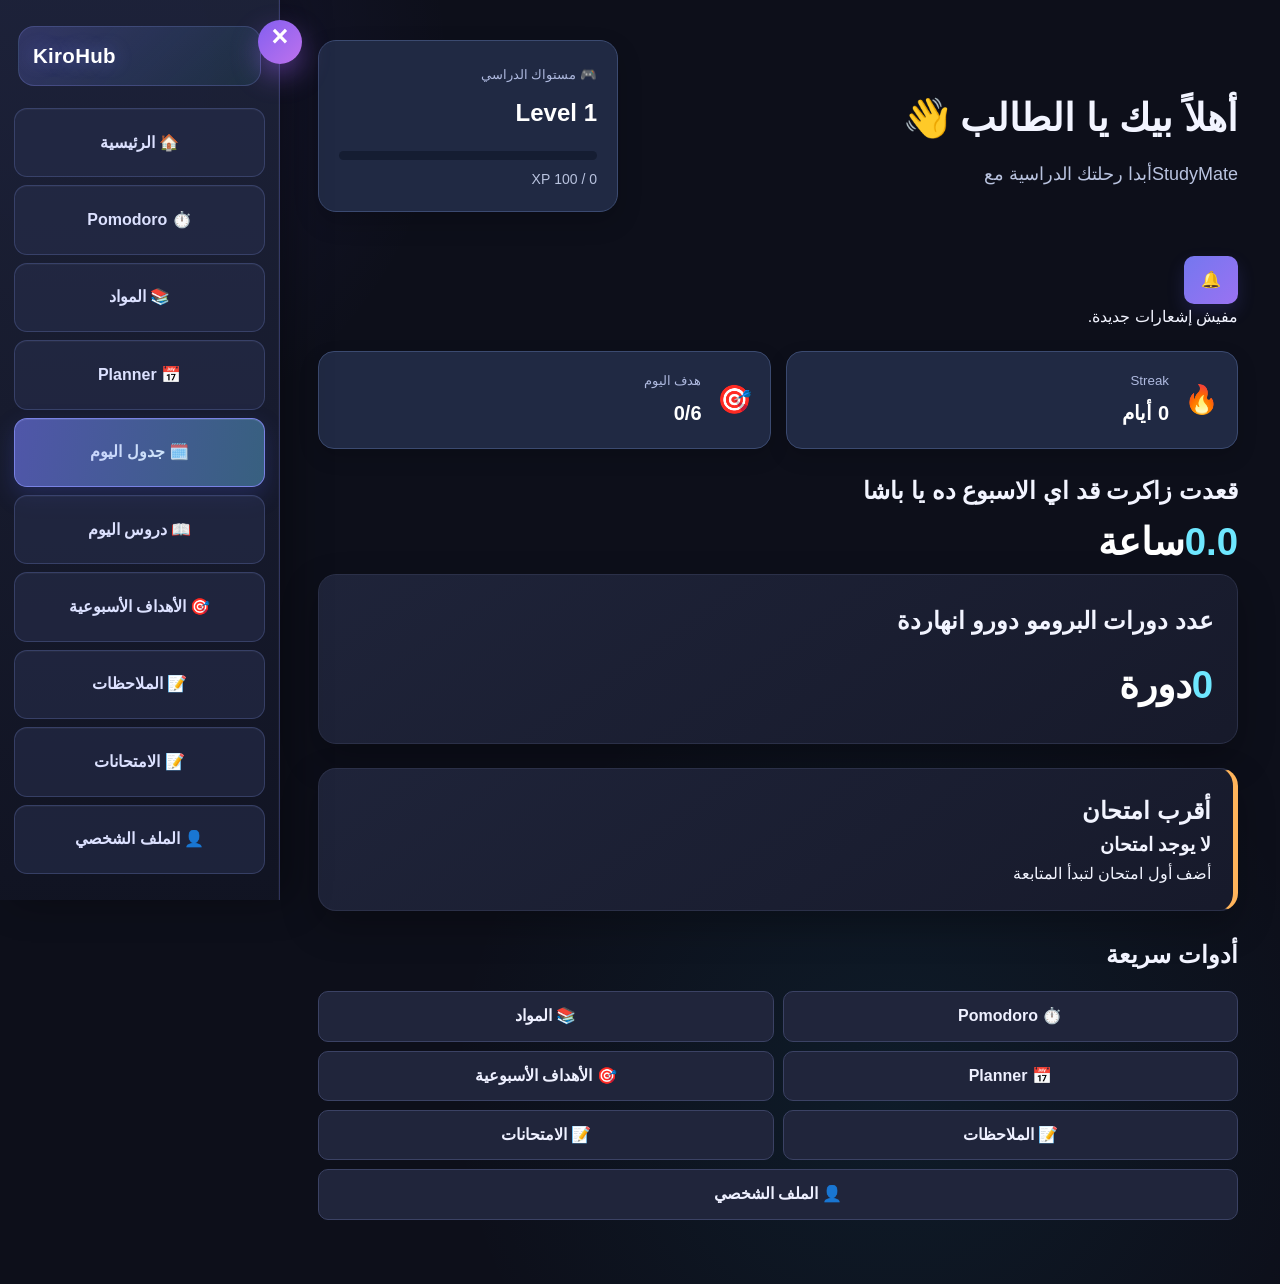
<file: index.html>
<!DOCTYPE html>
<html>
<head>
    <title>StudyMate
Ready to Study 🚀</title>
    <link rel="stylesheet" href="style.css">
</head>
<body>
    <div class="welcome-row">

    <div class="welcome">
        <h1 id="welcome">أهلا بيك، 👋</h1>
        <p>StudyMateأبدا رحلتك الدراسية مع</p>
</div>
<section class="level-card">
    <div class="level-top">
        <div>
            <small>🎮 مستواك الدراسي</small>
            <h2>Level <span id="userLevel">1</span></h2>
        </div>
    </div>

    <div class="level-bar">
        <div id="levelProgress"></div>
    </div>

    <p><span id="levelXP">0</span> / 100 XP</p>
</section>

</div>

<div class="notification-wrapper">
    <button id="notificationButton" class="notification-button">
        🔔
        <span id="notificationCount">0</span>
    </button>

    <div id="notificationCenter" class="notification-panel">
        <div class="notification-header">
            <h3>🔔 إشعاراتك</h3>
            <button id="clearNotifications">مسح الكل</button>
        </div>

        <div id="notificationList">
            <p>مفيش إشعارات جديدة.</p>
        </div>
    </div>
</div>
<div class="home-stats">

    <div class="stat-card">
        <span>🔥</span>
        <div>
            <small>Streak</small>
            <h3><span id="streak">0</span> أيام</h3>
        </div>
    </div>

    <div class="stat-card">
        <span>🎯</span>
        <div>
            <small>هدف اليوم</small>
            <h3><span id="todayDone">0</span>/<span id="todayGoal">0</span></h3>
        </div>
    </div>

</div>
    
        <p>
<h2> قعدت زاكرت قد اي الاسبوع ده يا باشا</h2>
<div id="studyTime">
    <span id="studyHours">0</span>ساعة
</div>
    </section >
    <section class="promo-courses">
<h2> عدد دورات البرومو دورو انهاردة</h2>
<div id="promoCourses">
    <span id="coursesCount">0</span>دورة    
</div>
    </section>  
    <section class="next-exam">
    <h2>أقرب امتحان</h2>

    <div id="nextExam">
        <h3>لا يوجد امتحان</h3>
        <p>أضف أول امتحان لتبدأ المتابعة</p>
    </div>
</section>
    <section class="tools">
    <h2>أدوات سريعة</h2>
    <a href="pomodoro.html">⏱️ Pomodoro</a>

    <a href="subjects.html">📚 المواد</a>

    <a href="planner.html">📅 Planner</a>

    <a href="goals.html">🎯 الأهداف الأسبوعية</a>

    <a href="notes.html">📝 الملاحظات</a>

    <a href="exams.html">📝 الامتحانات</a>

    <a href="profile.html">👤 الملف الشخصي</a>

</nav>
<nav class="sidebar" aria-label="التنقل الرئيسي">
        <h2>StudyMate</h2>
     
     <a href="index.html">🏠 الرئيسية</a>
        <a href="pomodoro.html">⏱️ Pomodoro</a>
        <a href="subjects.html">📚 المواد</a>
        <a href="planner.html">📅 Planner</a>
        <a href="daily-planner.html" aria-current="page">🗓️ جدول اليوم</a>
        <a href="lessons.html">📖 دروس اليوم</a>
        <a href="goals.html">🎯 الأهداف الأسبوعية</a>
        <a href="notes.html">📝 الملاحظات</a>
        <a href="exams.html">📝 الامتحانات</a>
        <a href="profile.html">👤 الملف الشخصي</a>
    </nav>
<script src="script.js"></script>
</body>
</html>
</file>
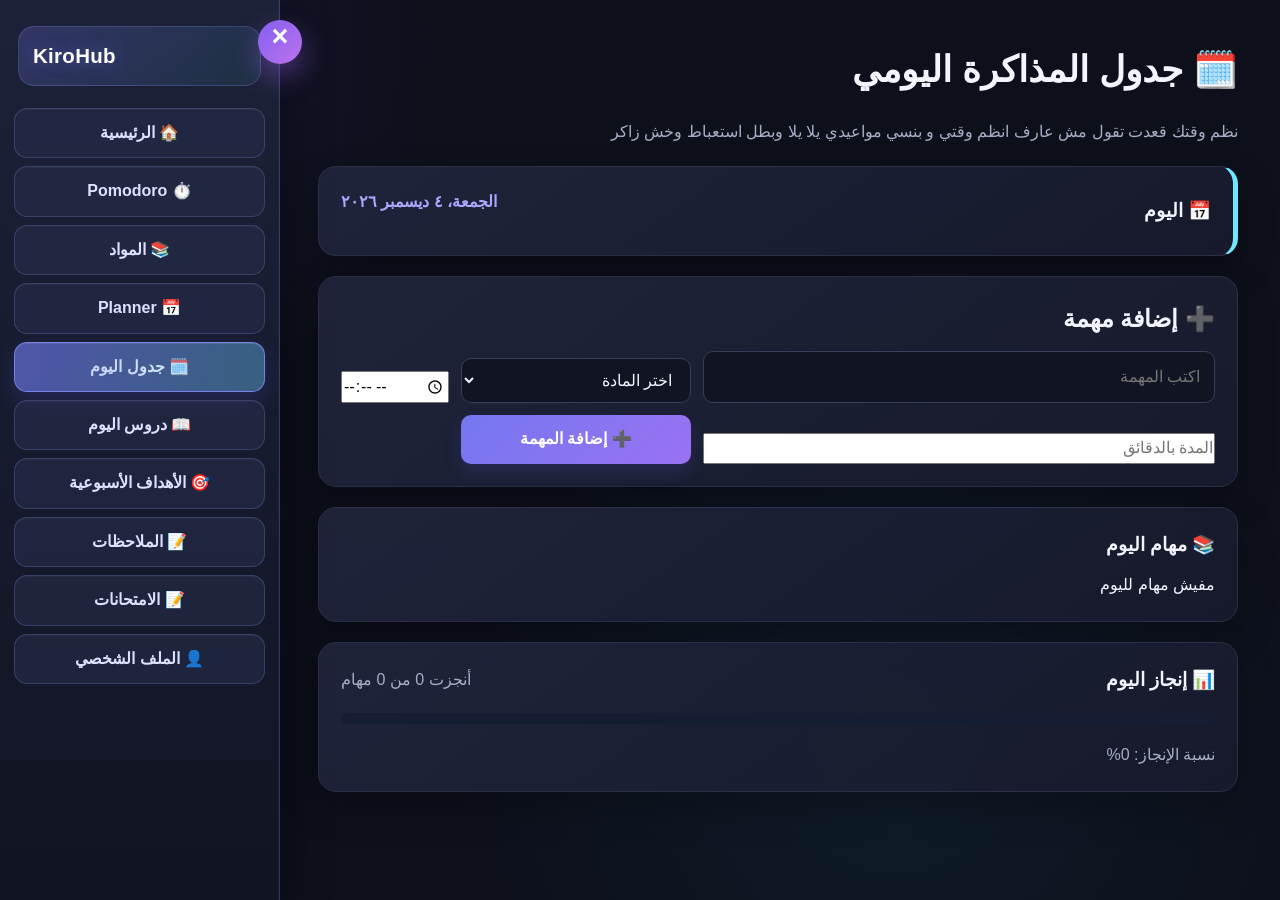
<file: daily-planner.html>
<!DOCTYPE html>
<html lang="ar" dir="rtl">
<head>
    <meta charset="UTF-8">
    <meta name="viewport" content="width=device-width, initial-scale=1.0">
    <title>جدول المذاكرة اليومي - KiroHub</title>
    <link rel="stylesheet" href="style.css">
</head>
</head>
<body>
    <button id="sidebarToggle" type="button" aria-label="إغلاق القائمة" aria-expanded="true"></button>
  <nav class="sidebar" aria-label="التنقل الرئيسي">
        <h2>StudyMate</h2>
     
     <a href="index.html">🏠 الرئيسية</a>
        <a href="pomodoro.html">⏱️ Pomodoro</a>
        <a href="subjects.html">📚 المواد</a>
        <a href="planner.html">📅 Planner</a>
        <a href="daily-planner.html" aria-current="page">🗓️ جدول اليوم</a>
        <a href="lessons.html">📖 دروس اليوم</a>
        <a href="goals.html">🎯 الأهداف الأسبوعية</a>
        <a href="notes.html">📝 الملاحظات</a>
        <a href="exams.html">📝 الامتحانات</a>
        <a href="profile.html">👤 الملف الشخصي</a>
    </nav>
    <main>
        <section class="daily-planner">
            <h1>🗓️ جدول المذاكرة اليومي</h1>
            <p>نظم وقتك قعدت تقول مش عارف انظم وقتي و بنسي مواعيدي يلا  يلا وبطل استعباط وخش زاكر</p>

            <div class="today-date">
                <h2>📅 اليوم</h2>
                <p id="todayDate">12 أغسطس 2026</p>
            </div>

            <div class="add-task">
                <h2>➕ إضافة مهمة</h2>
                <input type="text" id="taskName" placeholder="اكتب المهمة">
                <select id="taskSubject">
                    <option value="">اختر المادة</option>
                    <option value="physics">⚡ Physics</option>
                    <option value="math">📐 Mathematics</option>
                    <option value="english">🇬🇧 English</option>
                    <option value="arabic">📖 Arabic</option>
                </select>
                <input type="time" id="taskTime">
                <input type="number" id="taskDuration" min="1" placeholder="المدة بالدقائق">
                <button id="addTaskButton" type="button">➕ إضافة المهمة</button>
            </div>

            <div class="today-tasks">
                <h2>📚 مهام اليوم</h2>
                <div id="todayTasks">
                    <div class="empty-state">
                        <p>مفيش مهام لليوم</p>
                    </div>
                </div>
            </div>

            <div class="daily-progress">
                <h2>📊 إنجاز اليوم</h2>
                <p>أنجزت <span id="completedTasks">0</span> من <span id="totalTasks">0</span> مهام</p>
                <div class="progress-bar"><div id="dailyProgress" class="progress-fill"></div></div>
                <p>نسبة الإنجاز: <span id="dailyPercentage">0%</span></p>
            </div>
            <input type="hidden" id="taskName">
            <input type="hidden" id="taskSubject">
            <input type="hidden" id="taskTime">
            <input type="hidden" id="taskDuration">
        </section>
    </main>

<script src="script.js"></script>
</body>
</html>
</file>
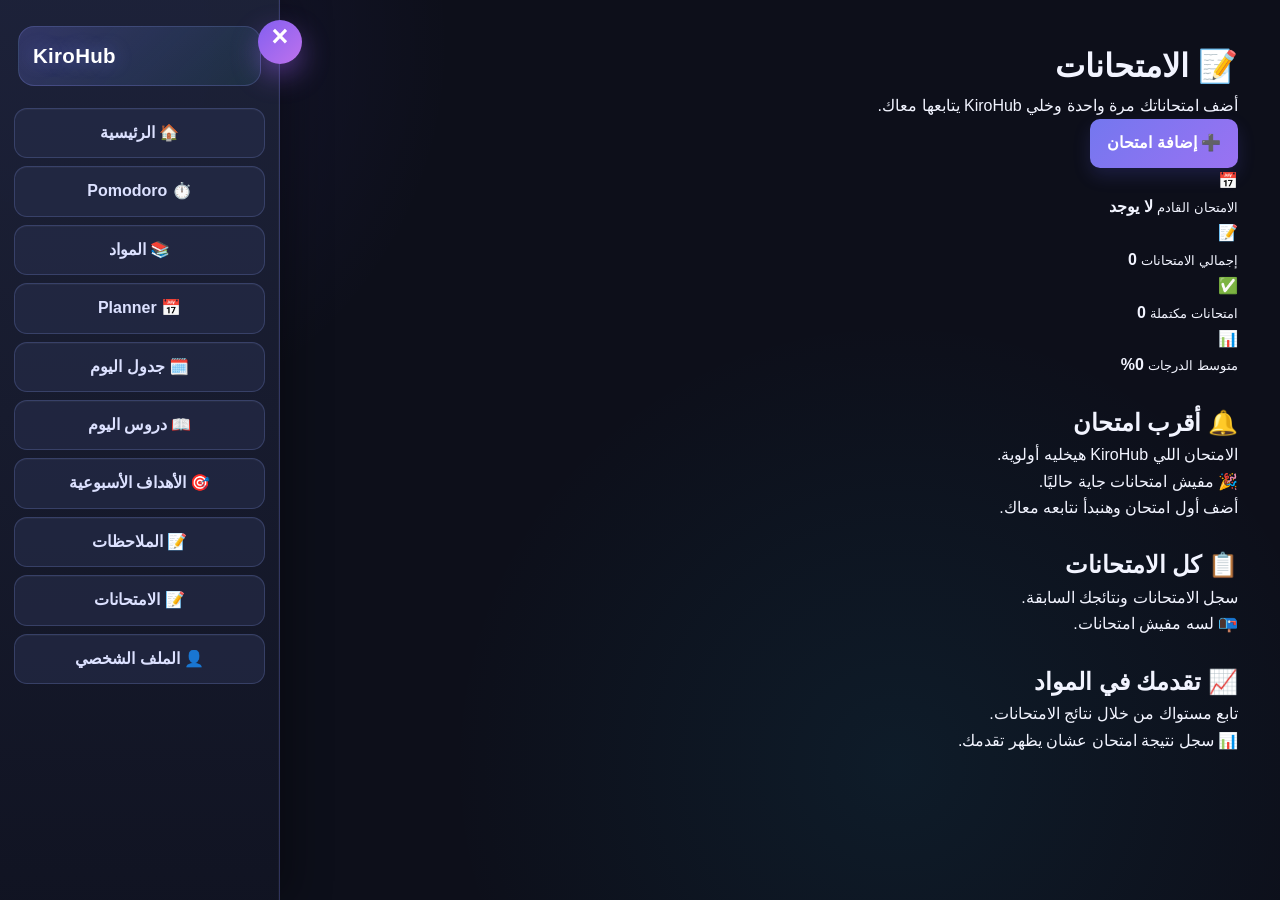
<file: exams.html>
<!DOCTYPE html>
<html lang="ar" dir="rtl">

<head>
    <meta charset="UTF-8">
    <meta name="viewport" content="width=device-width, initial-scale=1.0">

    <title>الامتحانات | KiroHub</title>

    <link rel="stylesheet" href="style.css">
</head>

<body>

    <!-- ================= Sidebar ================= -->

    <nav class="sidebar" aria-label="التنقل الرئيسي">
        <h2>StudyMate</h2>
     
     <a href="index.html">🏠 الرئيسية</a>
        <a href="pomodoro.html">⏱️ Pomodoro</a>
        <a href="subjects.html">📚 المواد</a>
        <a href="planner.html">📅 Planner</a>
        <a href="daily-planner.html">🗓️ جدول اليوم</a>
        <a href="lessons.html">📖 دروس اليوم</a>
        <a href="goals.html">🎯 الأهداف الأسبوعية</a>
        <a href="notes.html">📝 الملاحظات</a>
        <a href="exams.html">📝 الامتحانات</a>
        <a href="profile.html">👤 الملف الشخصي</a>
    </nav>


    <!-- ================= Main ================= -->

    <main class="main-content">

        <!-- Header -->

        <header class="page-header">

            <div>

                <h1>
                    📝 الامتحانات
                </h1>

                <p>
                    أضف امتحاناتك مرة واحدة وخلي KiroHub يتابعها معاك.
                </p>

            </div>

            <button
                class="primary-btn"
                id="openExamForm">

                ➕ إضافة امتحان

            </button>

        </header>


        <!-- ================= Exam Statistics ================= -->

        <section class="exam-stats">

            <div class="exam-stat-card">

                <span>📅</span>

                <div>
                    <small>الامتحان القادم</small>

                    <strong id="nextExamName">
                        لا يوجد
                    </strong>
                </div>

            </div>


            <div class="exam-stat-card">

                <span>📝</span>

                <div>
                    <small>إجمالي الامتحانات</small>

                    <strong id="totalExams">
                        0
                    </strong>
                </div>

            </div>


            <div class="exam-stat-card">

                <span>✅</span>

                <div>
                    <small>امتحانات مكتملة</small>

                    <strong id="completedExams">
                        0
                    </strong>
                </div>

            </div>


            <div class="exam-stat-card">

                <span>📊</span>

                <div>
                    <small>متوسط الدرجات</small>

                    <strong id="examAverage">
                        0%
                    </strong>
                </div>

            </div>

        </section>


        <!-- ================= Add Exam ================= -->

        <section
            class="exam-form-card"
            id="examFormCard"
            style="display:none;">

            <div class="section-header">

                <div>

                    <h2>
                        ➕ إضافة امتحان
                    </h2>

                    <p>
                        اكتب بيانات الامتحان مرة واحدة.
                    </p>

                </div>

                <button
                    type="button"
                    id="closeExamForm"
                    class="close-btn">

                    ✕

                </button>

            </div>


            <form id="examForm">

                <input
                    type="hidden"
                    id="examId">


                <div class="form-grid">


                    <!-- المادة -->

                    <div class="form-group">

                        <label>
                            📚 المادة
                        </label>

                        <select
                            id="examSubject"
                            required>

                            <option value="">
                                اختر المادة
                            </option>

                        </select>

                    </div>


                    <!-- اسم الامتحان -->

                    <div class="form-group">

                        <label>
                            📝 اسم الامتحان
                        </label>

                        <input
                            type="text"
                            id="examName"
                            placeholder="مثال: امتحان الوحدة الأولى"
                            required>

                    </div>


                    <!-- التاريخ -->

                    <div class="form-group">

                        <label>
                            📅 تاريخ الامتحان
                        </label>

                        <input
                            type="date"
                            id="examDate"
                            required>

                    </div>


                    <!-- الوقت -->

                    <div class="form-group">

                        <label>
                            ⏰ وقت الامتحان
                        </label>

                        <input
                            type="time"
                            id="examTime"
                            value="09:00">

                    </div>


                    <!-- الدرجة النهائية -->

                    <div class="form-group">

                        <label>
                            🎯 الدرجة النهائية
                        </label>

                        <input
                            type="number"
                            id="examTotal"
                            min="1"
                            placeholder="مثال: 50"
                            required>

                    </div>

                </div>


                <div class="form-actions">

                    <button
                        type="submit"
                        class="primary-btn">

                        💾 حفظ الامتحان

                    </button>

                    <button
                        type="button"
                        id="cancelExam"
                        class="secondary-btn">

                        إلغاء

                    </button>

                </div>

            </form>

        </section>


        <!-- ================= Upcoming Exam ================= -->

        <section class="next-exam-card">

            <div class="section-header">

                <div>

                    <h2>
                        🔔 أقرب امتحان
                    </h2>

                    <p>
                        الامتحان اللي KiroHub هيخليه أولوية.
                    </p>

                </div>

            </div>


            <div id="nextExamContainer">

                <div class="empty-exams">

                    🎉 مفيش امتحانات جاية حاليًا.

                    <br>

                    أضف أول امتحان وهنبدأ نتابعه معاك.

                </div>

            </div>

        </section>


        <!-- ================= Exams List ================= -->

        <section class="all-exams-section">

            <div class="section-header">

                <div>

                    <h2>
                        📋 كل الامتحانات
                    </h2>

                    <p>
                        سجل الامتحانات ونتائجك السابقة.
                    </p>

                </div>

            </div>


            <div
                id="examsList"
                class="exams-list">

                <div class="empty-exams">

                    📭 لسه مفيش امتحانات.

                </div>

            </div>

        </section>


        <!-- ================= Subject Progress ================= -->

        <section class="exam-progress-section">

            <div class="section-header">

                <div>

                    <h2>
                        📈 تقدمك في المواد
                    </h2>

                    <p>
                        تابع مستواك من خلال نتائج الامتحانات.
                    </p>

                </div>

            </div>


            <div
                id="subjectExamProgress"
                class="subject-progress-list">

                <div class="empty-exams">

                    📊 سجل نتيجة امتحان عشان يظهر تقدمك.

                </div>

            </div>

        </section>

    </main>


    <!-- ================= Result Modal ================= -->

    <div
        class="modal"
        id="resultModal"
        style="display:none;">

        <div class="modal-content">

            <button
                class="modal-close"
                id="closeResultModal">

                ✕

            </button>

            <h2>
                📊 تسجيل النتيجة
            </h2>

            <p id="resultExamTitle">
                نتيجة الامتحان
            </p>


            <form id="resultForm">

                <input
                    type="hidden"
                    id="resultExamId">


                <div class="form-group">

                    <label>
                        🎯 درجتك
                    </label>

                    <input
                        type="number"
                        id="examScore"
                        min="0"
                        required>

                </div>


                <div class="form-group">

                    <label>
                        📝 ملاحظات
                    </label>

                    <textarea
                        id="examNotes"
                        rows="3"
                        placeholder="مثلاً: محتاج أراجع الوحدة الثانية"></textarea>

                </div>


                <button
                    type="submit"
                    class="primary-btn">

                    💾 حفظ النتيجة

                </button>

            </form>

        </div>

    </div>


    <!-- ================= Script ================= -->

    <script src="script.js"></script>

</body>

</html>
</file>
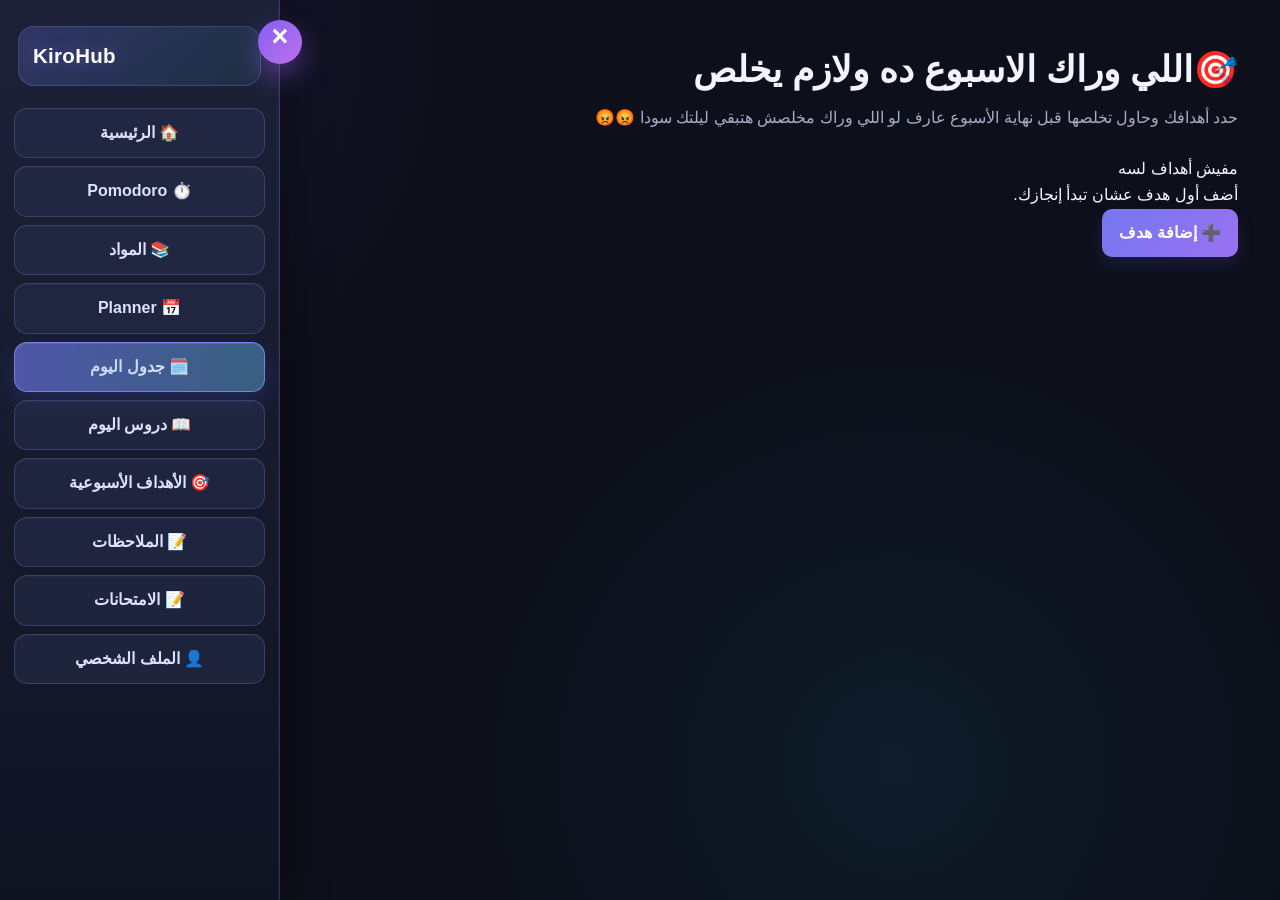
<file: goals.html>
<!DOCTYPE html>
<html>
<head>
    <title>Goals</title>
    <link rel="stylesheet" href="style.css">
</head>
<body>
    <section class="weekly-goals">

    <h1>🎯اللي وراك الاسبوع ده ولازم يخلص </h1>

    <p>حدد أهدافك وحاول تخلصها قبل نهاية الأسبوع عارف لو اللي وراك مخلصش هتبقي ليلتك سودا 😡😡</p>

    <div id="goalsList">
        <div class="empty-state">
            <p>مفيش أهداف لسه</p>
            <p>أضف أول هدف عشان تبدأ إنجازك.</p>
        </div>
    </div>

    <button id="addGoalButton">➕ إضافة هدف</button>

</section>
<nav class="sidebar" aria-label="التنقل الرئيسي">
        <h2>StudyMate</h2>
     
     <a href="index.html">🏠 الرئيسية</a>
        <a href="pomodoro.html">⏱️ Pomodoro</a>
        <a href="subjects.html">📚 المواد</a>
        <a href="planner.html">📅 Planner</a>
        <a href="daily-planner.html" aria-current="page">🗓️ جدول اليوم</a>
        <a href="lessons.html">📖 دروس اليوم</a>
        <a href="goals.html">🎯 الأهداف الأسبوعية</a>
        <a href="notes.html">📝 الملاحظات</a>
        <a href="exams.html">📝 الامتحانات</a>
        <a href="profile.html">👤 الملف الشخصي</a>
    </nav>
<script src="script.js"></script>
</body>
</html>
</file>
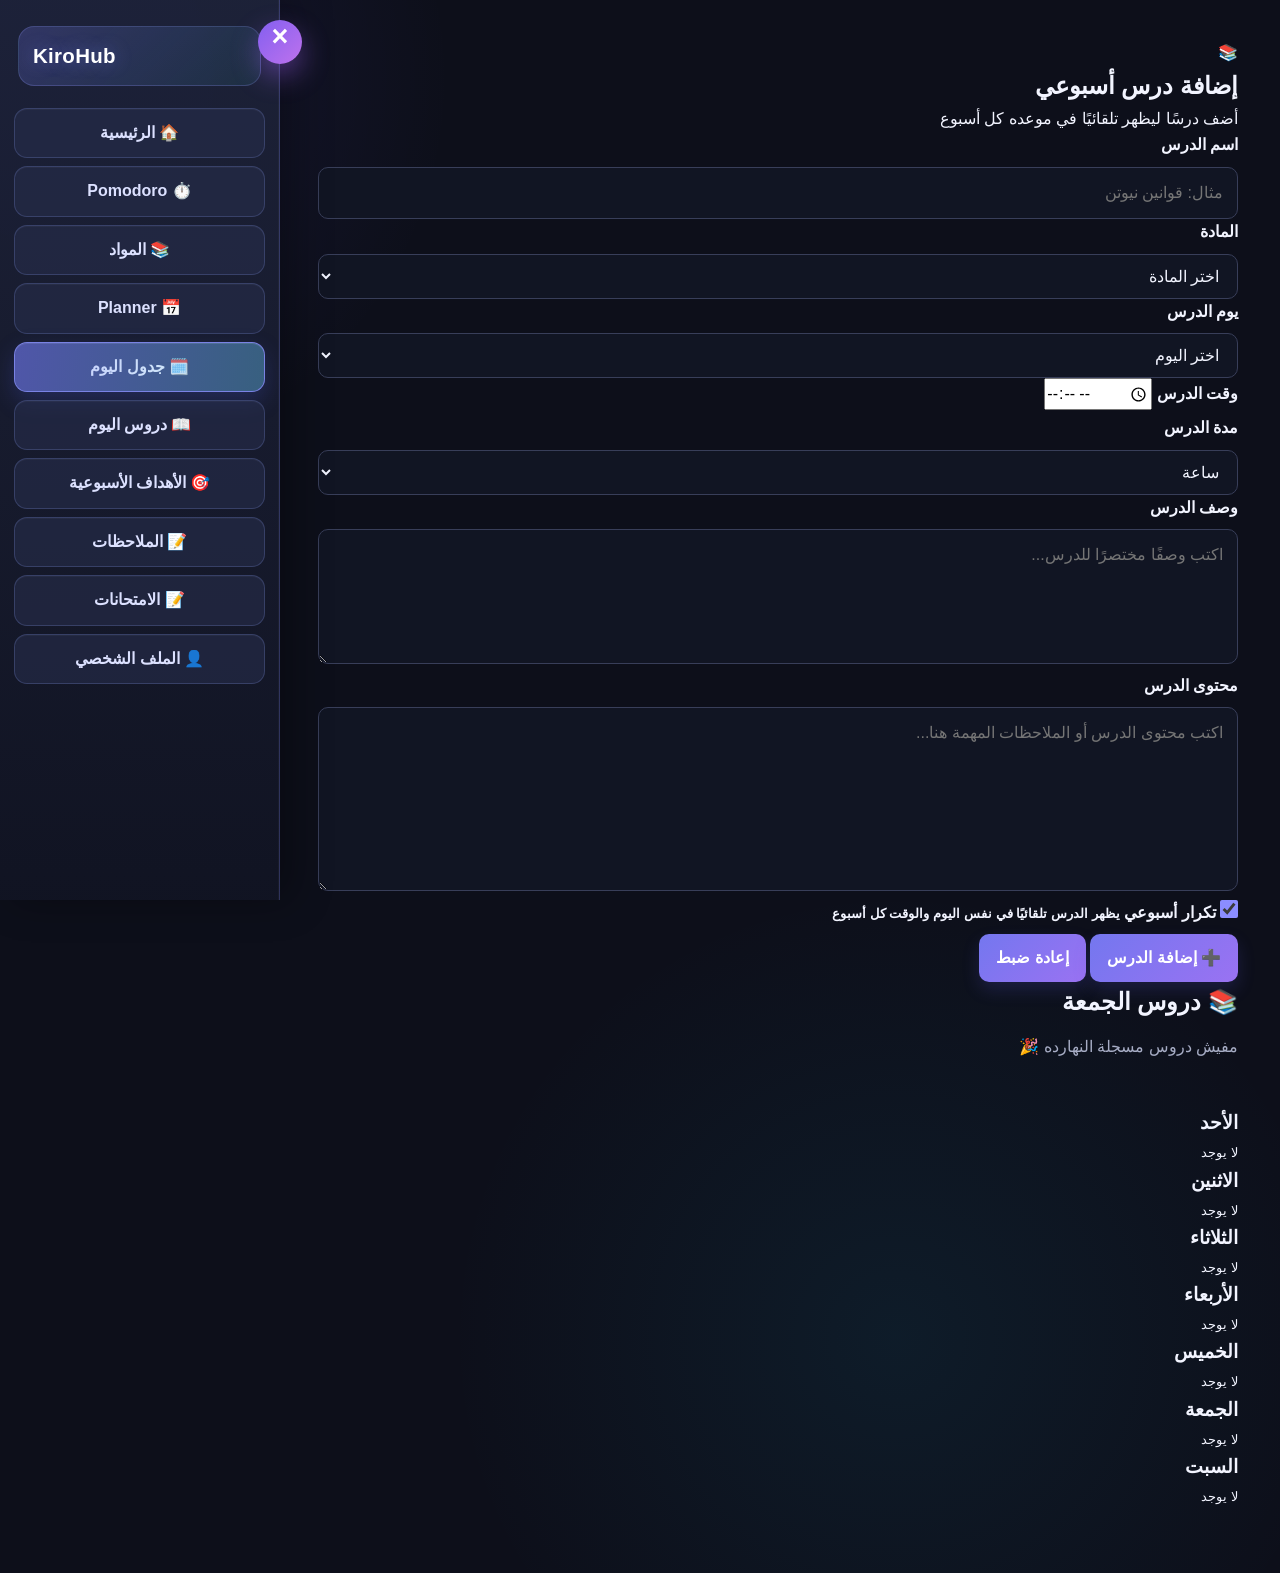
<file: lessons.html>
<!DOCTYPE html>
<html lang="ar" dir="rtl">
<head>
    <meta charset="UTF-8">
    <meta name="viewport" content="width=device-width, initial-scale=1.0">
    <title>دروس اليوم - KiroHub</title>
    <link rel="stylesheet" href="style.css">
</head>

<body>
<nav class="sidebar" aria-label="التنقل الرئيسي">
        <h2>StudyMate</h2>
     
     <a href="index.html">🏠 الرئيسية</a>
        <a href="pomodoro.html">⏱️ Pomodoro</a>
        <a href="subjects.html">📚 المواد</a>
        <a href="planner.html">📅 Planner</a>
        <a href="daily-planner.html" aria-current="page">🗓️ جدول اليوم</a>
        <a href="lessons.html">📖 دروس اليوم</a>
        <a href="goals.html">🎯 الأهداف الأسبوعية</a>
        <a href="notes.html">📝 الملاحظات</a>
        <a href="exams.html">📝 الامتحانات</a>
        <a href="profile.html">👤 الملف الشخصي</a>
    </nav>
<section class="weekly-lesson-section" id="weeklyLessonSection">

    <div class="weekly-lesson-card">

        <div class="weekly-lesson-title">
            <span class="lesson-icon">📚</span>
            <div>
                <h2>إضافة درس أسبوعي</h2>
                <p>أضف درسًا ليظهر تلقائيًا في موعده كل أسبوع</p>
            </div>
        </div>

        <form id="weeklyLessonForm">
            <!-- اسم الدرس -->
            <div class="lesson-field">
                <label for="weeklyLessonTitle">اسم الدرس</label>
                <input type="text" id="weeklyLessonTitle" name="weeklyLessonTitle"
                       placeholder="مثال: قوانين نيوتن" required>
            </div>

            <!-- المادة -->
            <div class="lesson-field">
                <label for="weeklyLessonSubject">المادة</label>

                <select id="weeklyLessonSubject" required>
                    <option value="">اختر المادة</option>
                </select>
            </div>


            <!-- اليوم والوقت -->
            <div class="lesson-row">

                <div class="lesson-field">
                    <label for="weeklyLessonDay">يوم الدرس</label>

                    <select id="weeklyLessonDay" required>
                        <option value="">اختر اليوم</option>
                        <option value="6">السبت</option>
                        <option value="0">الأحد</option>
                        <option value="1">الاثنين</option>
                        <option value="2">الثلاثاء</option>
                        <option value="3">الأربعاء</option>
                        <option value="4">الخميس</option>
                        <option value="5">الجمعة</option>
                    </select>
                </div>


                <div class="lesson-field">
                    <label for="weeklyLessonTime">وقت الدرس</label>

                    <input
                        type="time"
                        id="weeklyLessonTime"
                        required
                    >
                </div>

            </div>


            <!-- مدة الدرس -->
            <div class="lesson-field">
                <label for="weeklyLessonDuration">مدة الدرس</label>

                <select id="weeklyLessonDuration">
                    <option value="30">30 دقيقة</option>
                    <option value="45">45 دقيقة</option>
                    <option value="60" selected>ساعة</option>
                    <option value="90">ساعة ونصف</option>
                    <option value="120">ساعتان</option>
                </select>
            </div>


            <!-- وصف -->
            <div class="lesson-field">
                <label for="weeklyLessonDescription">وصف الدرس</label>

                <textarea
                    id="weeklyLessonDescription"
                    rows="3"
                    placeholder="اكتب وصفًا مختصرًا للدرس..."
                ></textarea>
            </div>


            <!-- محتوى -->
            <div class="lesson-field">
                <label for="weeklyLessonContent">محتوى الدرس</label>

                <textarea
                    id="weeklyLessonContent"
                    rows="6"
                    placeholder="اكتب محتوى الدرس أو الملاحظات المهمة هنا..."
                ></textarea>
            </div>


            <!-- التكرار -->
            <div class="weekly-repeat-box">

                <label class="weekly-repeat-label">

                    <input
                        type="checkbox"
                        id="weeklyLessonRepeat"
                        checked
                    >

                    <span>
                        <strong>تكرار أسبوعي</strong>
                        <small>يظهر الدرس تلقائيًا في نفس اليوم والوقت كل أسبوع</small>
                    </span>

                </label>

            </div>


            <!-- أزرار -->
            <div class="weekly-lesson-actions">

                <button
                    type="submit"
                    id="saveWeeklyLessonBtn"
                    class="save-weekly-lesson"
                >
                    ➕ إضافة الدرس
                </button>

                <button
                    type="reset"
                    id="resetWeeklyLessonBtn"
                    class="reset-weekly-lesson"
                >
                    إعادة ضبط
                </button>

            </div>

        </form>

    </div>

    <section class="today-lessons" id="todayLessons" aria-live="polite"></section>

    <section class="weekly-schedule" id="weeklySchedule">
        <h2>📅 جدول الدروس الأسبوعي</h2>
    </section>

</section>
<script src="script.js"></script>
</body>
</file>
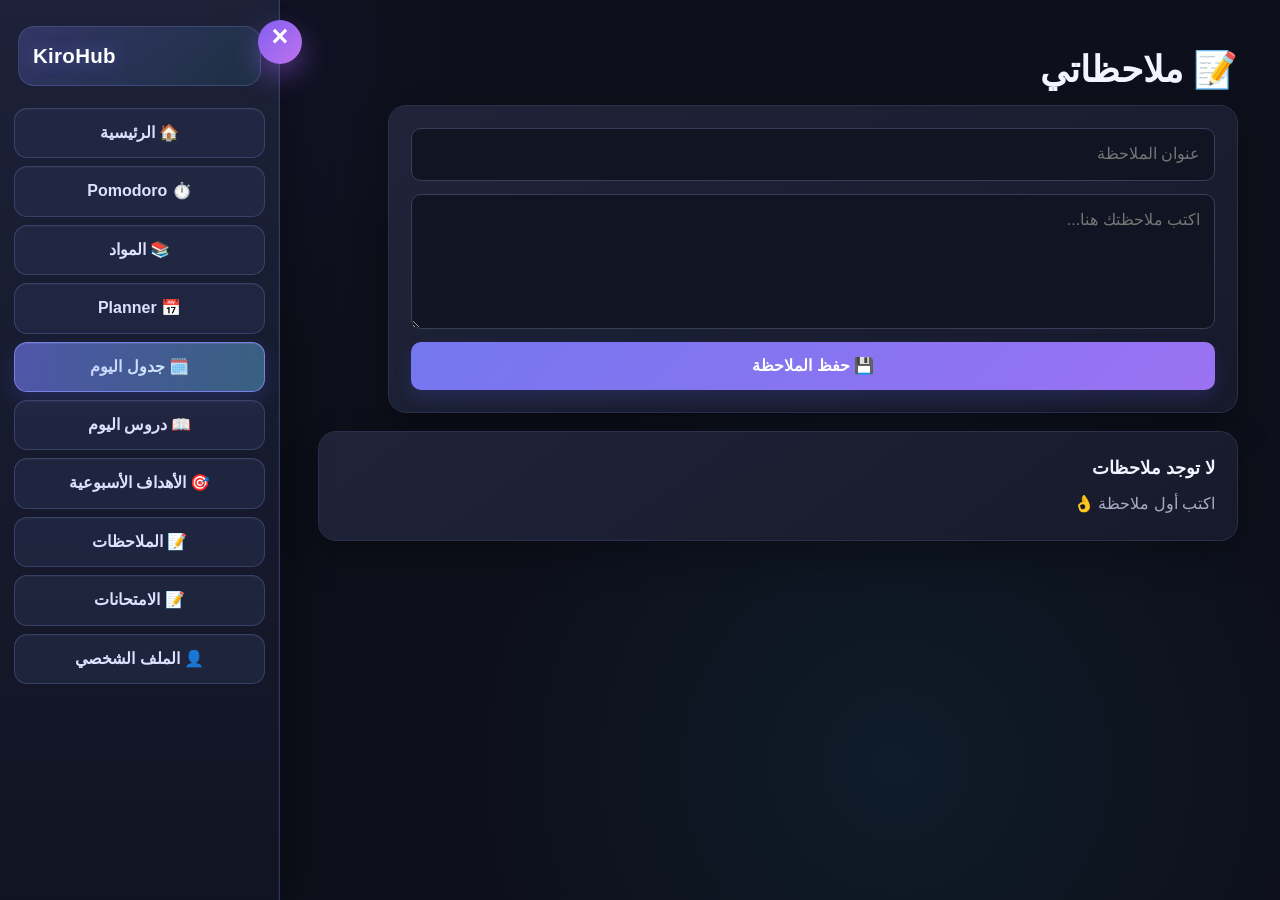
<file: notes.html>
<!DOCTYPE html> 
<html>
<head>
    <title>notes</title>
    <link rel="stylesheet" href="style.css">
</head>
<body>
    <section class="notes">

    <h1>📝 ملاحظاتي</h1>

    <div class="add-note">

        <input
            type="text"
            id="noteTitle"
            placeholder="عنوان الملاحظة"
        >

        <textarea
            id="noteContent"
            placeholder="اكتب ملاحظتك هنا..."
        ></textarea>

        <button id="saveNoteButton">
            💾 حفظ الملاحظة
        </button>

    </div>

    <div class="notes-list" id="notesList">
        <div class="empty-state">
            <p>مفيش ملاحظات لسه</p>
        </div>
    </div>

</section>
<nav class="sidebar" aria-label="التنقل الرئيسي">
        <h2>StudyMate</h2>
     
     <a href="index.html">🏠 الرئيسية</a>
        <a href="pomodoro.html">⏱️ Pomodoro</a>
        <a href="subjects.html">📚 المواد</a>
        <a href="planner.html">📅 Planner</a>
        <a href="daily-planner.html" aria-current="page">🗓️ جدول اليوم</a>
        <a href="lessons.html">📖 دروس اليوم</a>
        <a href="goals.html">🎯 الأهداف الأسبوعية</a>
        <a href="notes.html">📝 الملاحظات</a>
        <a href="exams.html">📝 الامتحانات</a>
        <a href="profile.html">👤 الملف الشخصي</a>
    </nav>
<script src="script.js"></script>
</body>
</html>
</file>
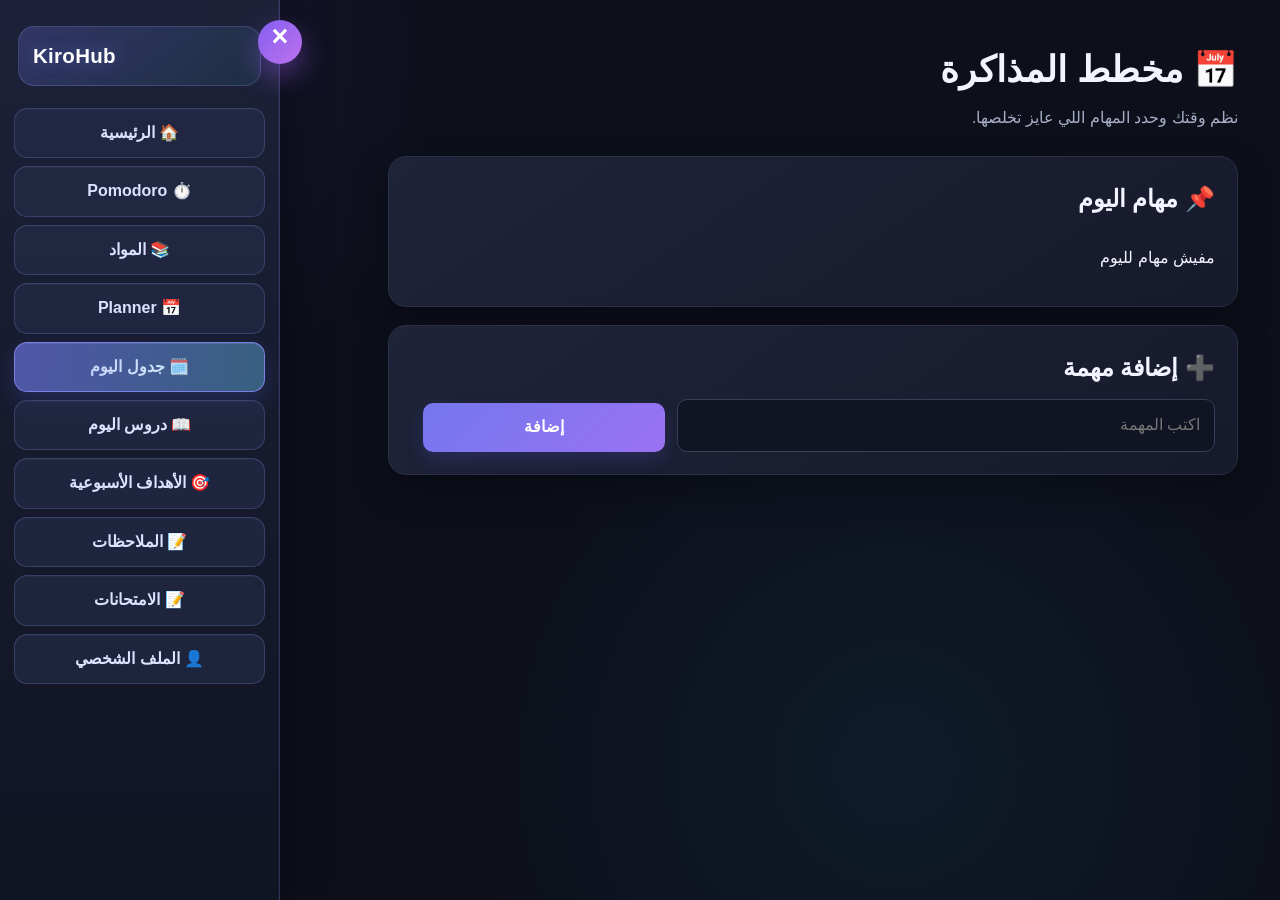
<file: planner.html>
<!DOCTYPE html>
<html>
<head>
    <title>Planner</title>
    <link rel="stylesheet" href="style.css">
</head>
<body>
    <section class="planner">

    <h1>📅 مخطط المذاكرة</h1>

    <p>نظم وقتك وحدد المهام اللي عايز تخلصها.</p>

    <div class="today">
        <h2>📌 مهام اليوم</h2>

        <ul id="todayTasks">
            <li>
                <p>مفيش مهام لليوم</p>
            </li>
        </ul>
    </div>

    <div class="add-task">
        <h2>➕ إضافة مهمة</h2>

        <input type="text" id="taskInput" placeholder="اكتب المهمة">

        <button id="addTaskButton">إضافة</button>
    </div>

</section>
<nav class="sidebar" aria-label="التنقل الرئيسي">
        <h2>StudyMate</h2>
     
     <a href="index.html">🏠 الرئيسية</a>
        <a href="pomodoro.html">⏱️ Pomodoro</a>
        <a href="subjects.html">📚 المواد</a>
        <a href="planner.html">📅 Planner</a>
        <a href="daily-planner.html" aria-current="page">🗓️ جدول اليوم</a>
        <a href="lessons.html">📖 دروس اليوم</a>
        <a href="goals.html">🎯 الأهداف الأسبوعية</a>
        <a href="notes.html">📝 الملاحظات</a>
        <a href="exams.html">📝 الامتحانات</a>
        <a href="profile.html">👤 الملف الشخصي</a>
    </nav>
<script src="script.js"></script>
<script>
document.addEventListener("DOMContentLoaded", function () {

    const input = document.getElementById("taskInput");
    const button = document.getElementById("addTaskButton");
    const list = document.getElementById("todayTasks");

    if (!input || !button || !list) {
        console.error("Planner elements not found");
        return;
    }

    function loadTasks() {
        try {
            return JSON.parse(localStorage.getItem("kirohub_planner")) || [];
        } catch (error) {
            console.error("Planner storage error:", error);
            return [];
        }
    }

    function saveTasks(tasks) {
        localStorage.setItem(
            "kirohub_planner",
            JSON.stringify(tasks)
        );
    }

    function renderTasks() {

        const tasks = loadTasks();

        const today = new Date().toDateString();

        const todayTasks = tasks.filter(task => {

            if (!task.date) return false;

            return new Date(task.date).toDateString() === today;
        });

        if (todayTasks.length === 0) {

            list.innerHTML = `
                <li>
                    <p>مفيش مهام لليوم</p>
                </li>
            `;

            return;
        }

        list.innerHTML = todayTasks.map(task => {

            return `
                <li>
                    <input
                        type="checkbox"
                        ${task.completed ? "checked" : ""}
                        data-task-id="${task.id}"
                    >

                    <label>
                        ${task.name || ""}
                    </label>
                </li>
            `;

        }).join("");

    }


    button.addEventListener("click", function (event) {

        event.preventDefault();

        const name = input.value.trim();

        if (!name) {
            alert("اكتب المهمة الأول.");
            input.focus();
            return;
        }

        const tasks = loadTasks();

        const newTask = {

            id: Date.now(),

            name: name,

            subject: "عام",

            time: new Date().toLocaleTimeString(
                "ar-EG",
                {
                    hour: "2-digit",
                    minute: "2-digit"
                }
            ),

            duration: 30,

            date: new Date().toISOString(),

            completed: false,

            createdAt: new Date().toISOString()

        };


        tasks.push(newTask);

        saveTasks(tasks);

        input.value = "";

        renderTasks();

        console.log("تمت إضافة المهمة:", newTask);

    });


    input.addEventListener("keydown", function (event) {

        if (event.key === "Enter") {
            event.preventDefault();
            button.click();
        }

    });


    renderTasks();

});
</script>
</body>
</file>
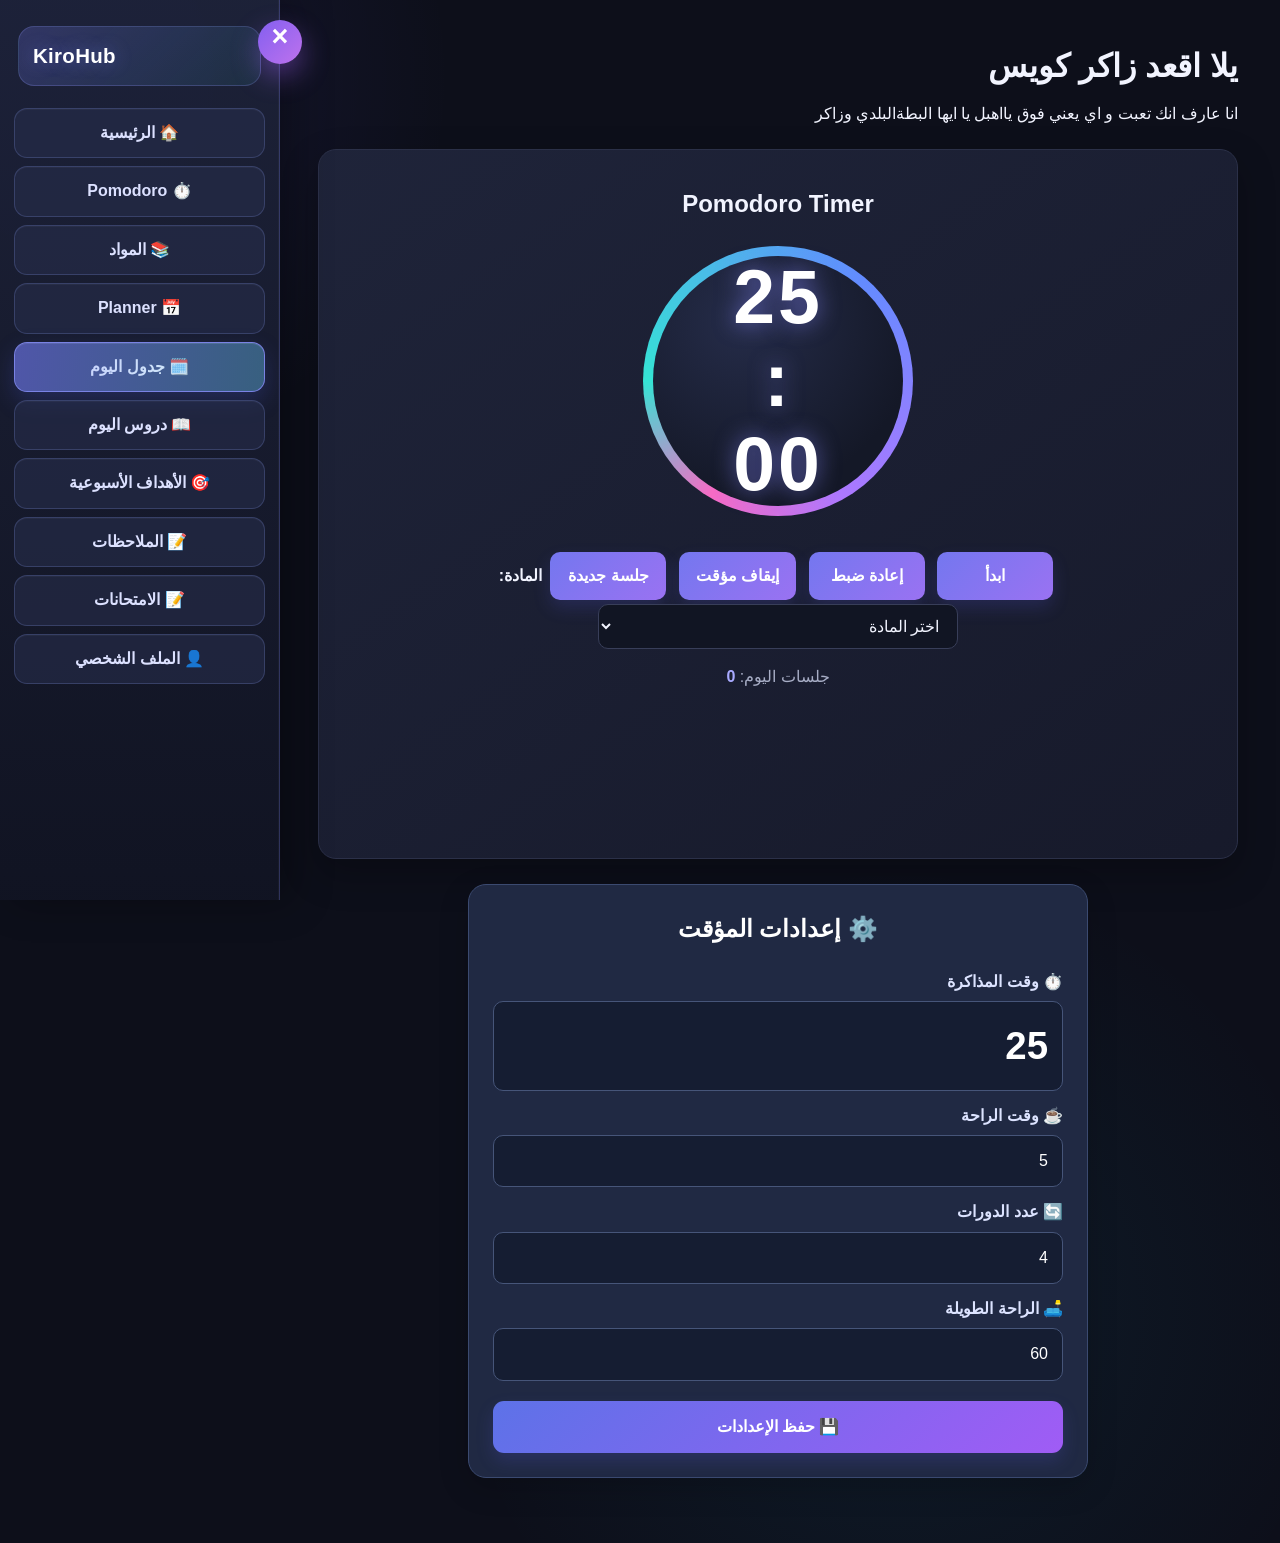
<file: pomodoro.html>
<!DOCTYPE html>
<html>
<head>
    <title>Pomodoro Timer</title>
    <link rel="stylesheet" href="style.css">    
</head>
<body>
    <h1>يلا اقعد زاكر كويس</h1>
    <p>انا عارف  انك تعبت  و اي يعني فوق يااهبل يا ايها البطةالبلدي وزاكر</p>
  <section class="pomodoro-timer">
    <h2>Pomodoro Timer</h2>
    <div id="timer">
        <span id="minutes">25</span>:<span id="seconds">00</span>
    </div>
    <button id="startButton">ابدأ</button>
    <button id="resetButton">إعادة ضبط</button>
    <button id="pauseButton">إيقاف مؤقت</button>
    <button id="newSessionButton">جلسة جديدة</button>
    <label for="studySubject">المادة:</label>
<select id="studySubject">
    <option value="">اختر المادة</option>
</select>
<p>
    جلسات اليوم:
    <span id="sessionsCount">0</span>
</p>
  </section>
  <div class="pomodoro-settings">

    <h2>⚙️ إعدادات المؤقت</h2>

    <label for="studyTime">⏱️ وقت المذاكرة</label>
    <input type="number" id="studyTime" value="25" min="1">

    <label for="shortBreak">☕ وقت الراحة</label>
    <input type="number" id="shortBreak" value="5" min="1">

    <label for="sessionCount">🔄 عدد الدورات</label>
    <input type="number" id="sessionCount" value="4" min="1">

    <label for="longBreak">🛋️ الراحة الطويلة</label>
    <input type="number" id="longBreak" value="60" min="1">

    <button id="saveSettings">
        💾 حفظ الإعدادات
    </button>

</div>
  <nav class="sidebar" aria-label="التنقل الرئيسي">
        <h2>StudyMate</h2>
     
     <a href="index.html">🏠 الرئيسية</a>
        <a href="pomodoro.html">⏱️ Pomodoro</a>
        <a href="subjects.html">📚 المواد</a>
        <a href="planner.html">📅 Planner</a>
        <a href="daily-planner.html" aria-current="page">🗓️ جدول اليوم</a>
        <a href="lessons.html">📖 دروس اليوم</a>
        <a href="goals.html">🎯 الأهداف الأسبوعية</a>
        <a href="notes.html">📝 الملاحظات</a>
        <a href="exams.html">📝 الامتحانات</a>
        <a href="profile.html">👤 الملف الشخصي</a>
    </nav>
<script src="script.js"></script>
</body>
</html>
</file>
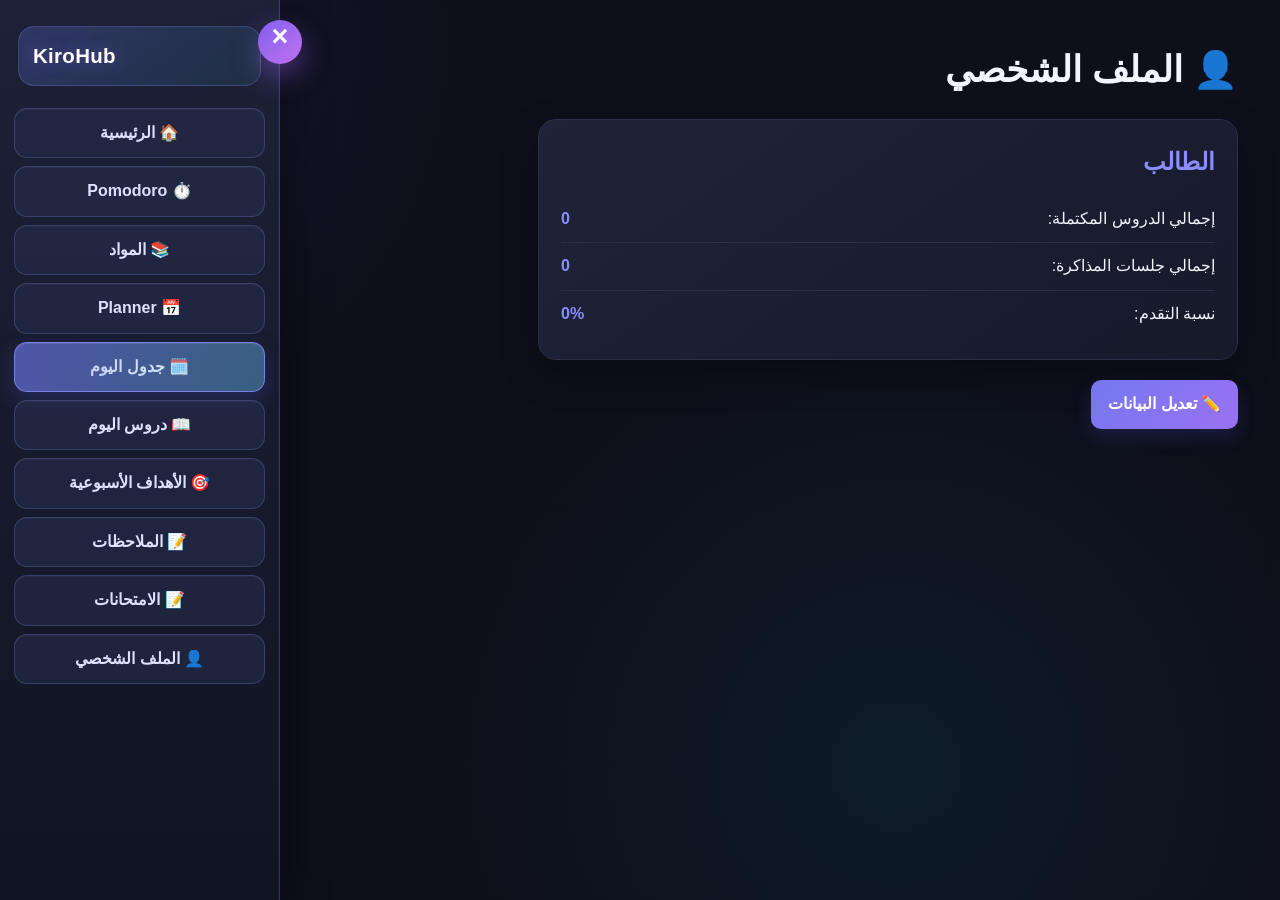
<file: profile.html>
<!DOCTYPE html>
<html>
<head>
    <title>profile</title> 
    <link rel="stylesheet" href="style.css">
</head>
<body>
<section class="profile">
<nav class="sidebar" aria-label="التنقل الرئيسي">
        <h2>StudyMate</h2>
     
     <a href="index.html">🏠 الرئيسية</a>
        <a href="pomodoro.html">⏱️ Pomodoro</a>
        <a href="subjects.html">📚 المواد</a>
        <a href="planner.html">📅 Planner</a>
        <a href="daily-planner.html" aria-current="page">🗓️ جدول اليوم</a>
        <a href="lessons.html">📖 دروس اليوم</a>
        <a href="goals.html">🎯 الأهداف الأسبوعية</a>
        <a href="notes.html">📝 الملاحظات</a>
        <a href="exams.html">📝 الامتحانات</a>
        <a href="profile.html">👤 الملف الشخصي</a>
    </nav>
    <h1>👤 الملف الشخصي</h1>

    <div class="profile-info">

        <h2 id="userName">طالب</h2>

        <p>
            إجمالي الدروس المكتملة:
            <span id="totalCompleted">0</span>
        </p>

        <p>
            إجمالي جلسات المذاكرة:
            <span id="totalSessions">0</span>
        </p>

        <p>
            نسبة التقدم:
            <span id="totalProgress">0%</span>
        </p>

    </div>

    <div class="edit-profile" id="editProfileForm" style="display:none;">
        <input type="text" id="newUserName" placeholder="الاسم الجديد">
        <button id="saveProfileButton">💾 حفظ</button>
        <button id="cancelProfileButton">إلغاء</button>
    </div>

    <button id="editProfileButton">
        ✏️ تعديل البيانات
    </button>

</section>
<script src="script.js"></script>
</body>
</html>
</file>
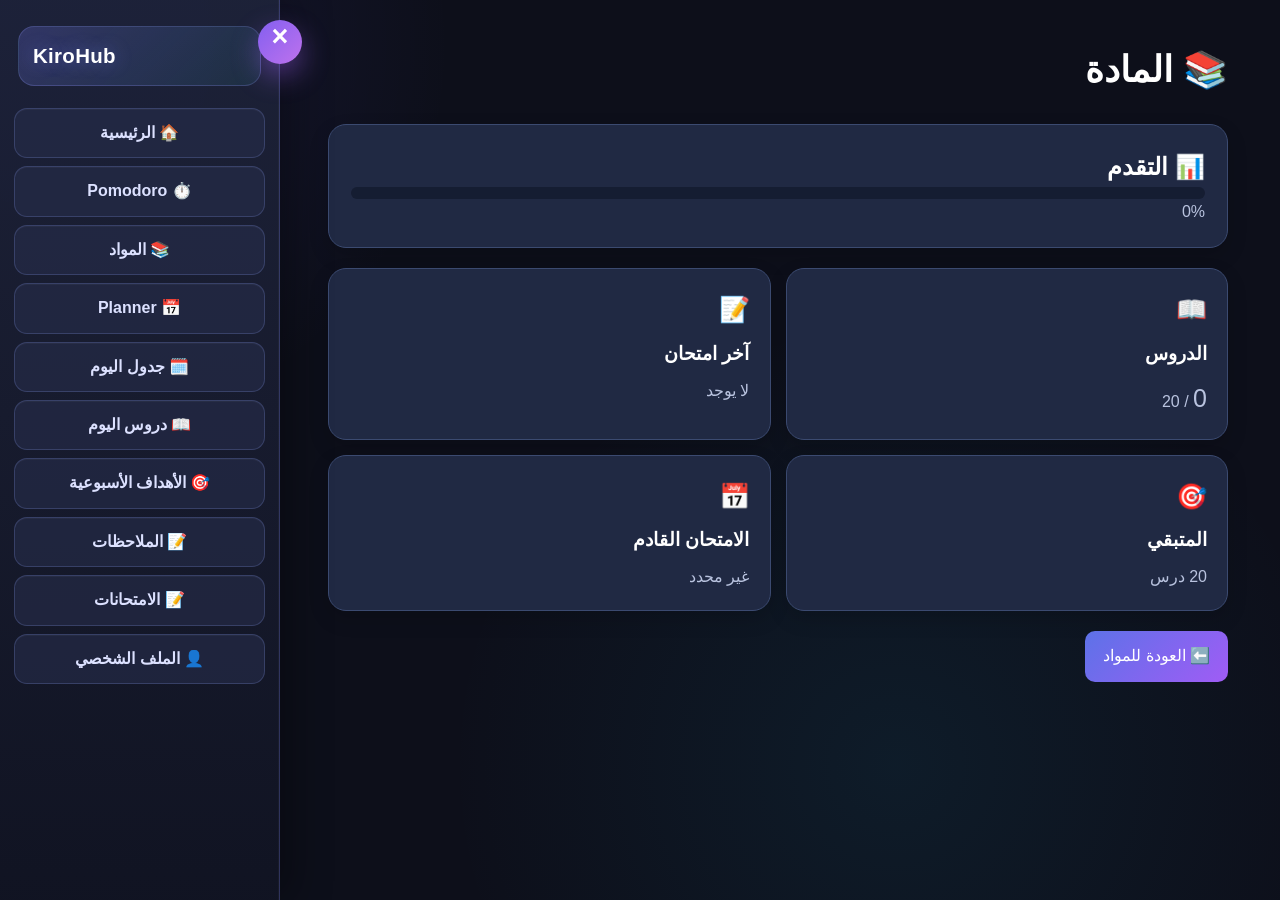
<file: subject -viewe.html>
<!DOCTYPE html>
<html lang="ar" dir="rtl">
<head>
    <meta charset="UTF-8">
    <meta name="viewport" content="width=device-width, initial-scale=1.0">
    <title>تفاصيل المادة</title>
    <link rel="stylesheet" href="style.css">
</head>

<body>

<nav class="sidebar" aria-label="التنقل الرئيسي">
        <h2>StudyMate</h2>
     
     <a href="index.html">🏠 الرئيسية</a>
        <a href="pomodoro.html">⏱️ Pomodoro</a>
        <a href="subjects.html">📚 المواد</a>
        <a href="planner.html">📅 Planner</a>
        <a href="daily-planner.html">🗓️ جدول اليوم</a>
        <a href="lessons.html">📖 دروس اليوم</a>
        <a href="goals.html">🎯 الأهداف الأسبوعية</a>
        <a href="notes.html">📝 الملاحظات</a>
        <a href="exams.html">📝 الامتحانات</a>
        <a href="profile.html">👤 الملف الشخصي</a>
    </nav>

<main>
    <section class="subject-details">

        <h1 id="subjectTitle">📚 المادة</h1>

        <div class="subject-progress">
            <h2>📊 التقدم</h2>

            <div class="progress-bar">
                <div id="subjectProgress"></div>
            </div>

            <p id="progressText">0%</p>
        </div>

        <div class="subject-stats">

            <div class="detail-card">
                <span>📖</span>
                <h3>الدروس</h3>
                <p><span id="completedLessons">0</span> / <span id="totalLessons">0</span></p>
            </div>

            <div class="detail-card">
                <span>📝</span>
                <h3>آخر امتحان</h3>
                <p id="lastExam">لا يوجد</p>
            </div>

            <div class="detail-card">
                <span>🎯</span>
                <h3>المتبقي</h3>
                <p id="remainingLessons">0 درس</p>
            </div>

            <div class="detail-card">
                <span>📅</span>
                <h3>الامتحان القادم</h3>
                <p id="nextExam">غير محدد</p>
            </div>

        </div>

        <a href="subjects.html" class="back-btn">⬅️ العودة للمواد</a>

    </section>
</main>

<script>
const subject = localStorage.getItem("selectedSubject");

document.getElementById("subjectTitle").textContent =
    subject ? `📚 ${subject}` : "📚 المادة";

if(subject){
    document.title = `${subject} - KiroHub`;
}
</script>
<script src="script.js"></script>
</body>
</html>
</file>
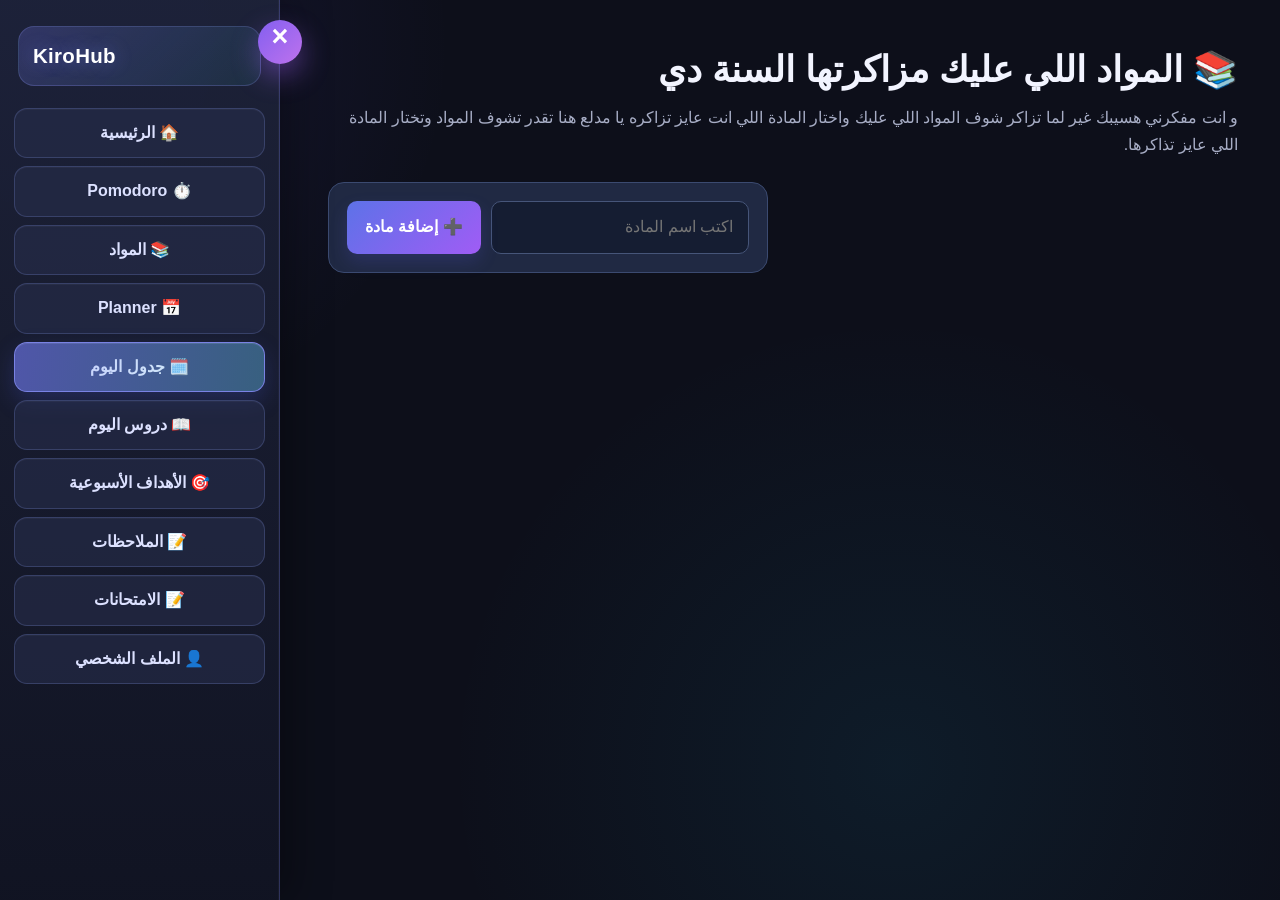
<file: subjects.html>
<!DOCTYPE html>
<html>
<head>
    <title>Subject</title>
    <link rel="stylesheet" href="style.css"> 
</head>
<body>
    <section class="subject-selection">

    <h1>📚 المواد اللي عليك مزاكرتها السنة دي</h1>

    <p>
      و انت مفكرني هسيبك  غير لما تزاكر شوف المواد اللي عليك واختار المادة اللي انت عايز تزاكره يا مدلع  هنا تقدر تشوف المواد وتختار المادة اللي عايز تذاكرها.
    </p>

    <div class="subjects">
        <div id="subjectsList"></div>

        <div class="add-subject">
            <input type="text" id="subjectName" placeholder="اكتب اسم المادة">
            <button id="addSubject">➕ إضافة مادة</button>
        </div>
    </div>
</section>
<nav class="sidebar" aria-label="التنقل الرئيسي">
        <h2>StudyMate</h2>
     
     <a href="index.html">🏠 الرئيسية</a>
        <a href="pomodoro.html">⏱️ Pomodoro</a>
        <a href="subjects.html">📚 المواد</a>
        <a href="planner.html">📅 Planner</a>
        <a href="daily-planner.html" aria-current="page">🗓️ جدول اليوم</a>
        <a href="lessons.html">📖 دروس اليوم</a>
        <a href="goals.html">🎯 الأهداف الأسبوعية</a>
        <a href="notes.html">📝 الملاحظات</a>
        <a href="exams.html">📝 الامتحانات</a>
        <a href="profile.html">👤 الملف الشخصي</a>
    </nav>
<script src="script.js"></script>
</body>
</html>
</file>
<file: style.css>
/* KiroHub — shared stylesheet */

/* Sidebar interaction polish: these rules also protect the menu if it is
   accidentally placed inside another section on a page. */
body .sidebar{
    display:flex;
    flex-direction:column;
    gap:8px;
    padding:26px 14px;
    overflow:hidden auto;
    background:linear-gradient(180deg,rgba(29,34,57,.98),rgba(17,20,35,.98));
    border-right-color:rgba(130,141,255,.26);
    box-shadow:12px 0 38px rgba(0,0,0,.32),inset -1px 0 rgba(255,255,255,.03);
    will-change:transform;
}
body .sidebar::before{
    content:"KiroHub";
    display:flex;
    align-items:center;
    min-height:58px;
    margin:0 4px 14px;
    padding:0 14px;
    border:1px solid rgba(148,153,255,.22);
    border-radius:16px;
    background:linear-gradient(135deg,rgba(125,127,255,.23),rgba(61,225,213,.08));
    color:#fff;
    direction:ltr;
    font-size:1.28rem;
    font-weight:800;
    letter-spacing:.3px;
    text-shadow:0 0 18px rgba(128,135,255,.45);
}
body .sidebar h2{display:none}
body .sidebar a{
    position:relative;
    display:flex;
    align-items:center;
    justify-content:center;
    width:100%;
    min-height:48px;
    margin:0;
    padding:11px 14px;
    overflow:hidden;
    border:1px solid rgba(104,119,181,.34);
    border-radius:13px;
    background:rgba(39,46,76,.6);
    box-shadow:inset 0 1px rgba(255,255,255,.035);
    color:#dce1ff;
    font-weight:700;
    text-align:center;
    transform:translateX(0);
    transition:transform .24s ease,background .24s ease,border-color .24s ease,box-shadow .24s ease,color .24s ease;
}
body .sidebar a::before{
    content:"";
    position:absolute;
    inset:0;
    opacity:0;
    background:linear-gradient(100deg,rgba(116,121,255,.43),rgba(69,224,211,.22));
    transition:opacity .24s ease;
}
body .sidebar a:hover,
body .sidebar a:focus-visible,
body .sidebar a.active,
body .sidebar a[aria-current="page"]{
    border-color:rgba(137,146,255,.82);
    background:#343c68;
    box-shadow:0 9px 22px rgba(71,86,211,.25),inset 0 1px rgba(255,255,255,.12);
    color:#fff;
    transform:translateX(7px);
}
body .sidebar a:hover::before,
body .sidebar a:focus-visible::before,
body .sidebar a.active::before,
body .sidebar a[aria-current="page"]::before{opacity:1}
body .sidebar a:nth-of-type(1){animation:sidebarLink .34s .04s both}
body .sidebar a:nth-of-type(2){animation:sidebarLink .34s .08s both}
body .sidebar a:nth-of-type(3){animation:sidebarLink .34s .12s both}
body .sidebar a:nth-of-type(4){animation:sidebarLink .34s .16s both}
body .sidebar a:nth-of-type(5){animation:sidebarLink .34s .2s both}
body .sidebar a:nth-of-type(6){animation:sidebarLink .34s .24s both}
body .sidebar a:nth-of-type(7){animation:sidebarLink .34s .28s both}
body .sidebar a:nth-of-type(8){animation:sidebarLink .34s .32s both}
body .sidebar a:nth-of-type(9){animation:sidebarLink .34s .36s both}
body .sidebar a:nth-of-type(10){animation:sidebarLink .34s .4s both}

#sidebarToggle{font-size:0;overflow:hidden}
.logo {
    width: 70px;
    height: 70px;
    object-fit: contain;
}
#sidebarToggle::before{content:"☰";font:700 1.3rem/1 Arial,sans-serif}
@media (min-width:681px){
    body:not(.sidebar-collapsed) #sidebarToggle{background:linear-gradient(135deg,#835ff0,#be72ed);box-shadow:0 12px 28px rgba(153,96,239,.46)}
    body:not(.sidebar-collapsed) #sidebarToggle::before{content:"×";font-size:1.8rem}
    body.sidebar-collapsed #sidebarToggle{background:linear-gradient(135deg,#1bcbbd,#4b82f4);box-shadow:0 12px 28px rgba(42,167,224,.4)}
}
#sidebarToggle:hover{filter:brightness(1.12);transform:scale(1.1) rotate(5deg)}
@media (min-width:681px){
    body:not(.sidebar-collapsed) #sidebarToggle:hover{background:linear-gradient(135deg,#a467ff,#ee6fc6)}
    body.sidebar-collapsed #sidebarToggle:hover{background:linear-gradient(135deg,#35e2cf,#658dff)}
}
#sidebarToggle:active{transform:scale(.95)}

@keyframes sidebarLink{from{opacity:0;transform:translateX(-18px)}to{opacity:1;transform:translateX(0)}}
@media (max-width:680px){
    body .sidebar{padding:22px 14px;gap:8px;transform:translateX(-105%)}
    body.sidebar-open .sidebar{transform:translateX(0)}
    body .sidebar::before{min-height:54px;margin-bottom:10px}
    body .sidebar a{min-height:47px}
    body:not(.sidebar-open) #sidebarToggle{background:linear-gradient(135deg,#1bcbbd,#4b82f4);box-shadow:0 10px 25px rgba(42,167,224,.4)}
    body.sidebar-open #sidebarToggle{background:linear-gradient(135deg,#835ff0,#be72ed);box-shadow:0 10px 25px rgba(153,96,239,.46)}
    body.sidebar-open #sidebarToggle::before{content:"×";font-size:1.8rem}
    body.sidebar-collapsed{padding-left:16px}
}
:root{--side:280px;--primary:#8b8dff;--primary-dark:#7477ef;--soft:rgba(139,141,255,.16);--accent:#ffb45b;--success:#45d49a;--danger:#ff707b;--text:#f2f4ff;--muted:#a7adc5;--border:#2b3048;--surface:#191d30;--field:#111523;--bg:#0d0f1a;--shadow:0 15px 36px rgba(0,0,0,.26)}
*{box-sizing:border-box;margin:0;padding:0}html{scroll-behavior:smooth}body{min-height:100vh;padding:40px 42px 40px calc(var(--side) + 38px);background:radial-gradient(circle at 4% 5%,rgba(105,91,255,.12),transparent 25rem),radial-gradient(circle at 70% 85%,rgba(29,178,219,.08),transparent 28rem),var(--bg);color:var(--text);direction:rtl;font:16px/1.65 Tahoma,Arial,sans-serif;transition:padding .28s ease}a{color:inherit}button,input,textarea,select{font:inherit}button{cursor:pointer}button:focus-visible,a:focus-visible,input:focus,textarea:focus,select:focus{outline:3px solid rgba(139,141,255,.3);outline-offset:2px}

/* Layout */
.sidebar{position:fixed;z-index:10;inset:0 auto 0 0;width:var(--side);overflow-y:auto;padding:30px 17px;background:rgba(22,25,42,.96);border-right:1px solid var(--border);box-shadow:8px 0 30px rgba(0,0,0,.22);transition:transform .28s ease}.sidebar h2{margin:0 10px 30px;color:#fff;font-size:1.65rem;text-align:center}.sidebar a{display:block;margin-bottom:7px;padding:12px 14px;border:1px solid transparent;border-radius:11px;color:#bcc1d7;text-decoration:none;transition:.2s ease}.sidebar a:hover,.sidebar a.active,.sidebar a[aria-current=page]{color:#fff;background:linear-gradient(90deg,rgba(139,141,255,.21),rgba(139,141,255,.05));border-color:rgba(139,141,255,.22);transform:translateX(3px)}#sidebarToggle{position:fixed;z-index:30;top:20px;left:calc(var(--side) - 22px);display:grid;place-items:center;width:44px;height:44px;padding:0;border-radius:50%;background:#252b46;color:#fff;box-shadow:0 10px 24px rgba(0,0,0,.36);transition:left .28s ease,background .2s ease,transform .2s ease}#sidebarToggle:hover{background:#7d7fff;transform:scale(1.08)}body.sidebar-collapsed #sidebarToggle{left:18px}main{max-width:1750px}main>h1,section>h1{margin-bottom:6px;font-size:clamp(1.65rem,3vw,2.25rem)}main>p,section>p{margin-bottom:24px;color:var(--muted)}section,body>section:not(.sidebar){width:100%;margin:0 0 24px}body>h1,body>p{width:100%;margin:0 0 8px}body>p{margin-bottom:22px}body.sidebar-collapsed{padding-left:42px}body.sidebar-collapsed .sidebar{transform:translateX(-100%)}

/* Shared components */
.card,.subject,.goal,.note,.exam,.exam-result,.today,.add-task,.add-note,.profile-info,.pomodoro-timer,.next-exam,.progress,.study-time,.promo-courses,.today-date,.today-tasks,.daily-progress,.lessons-today{padding:22px;border:1px solid var(--border);border-radius:18px;background:linear-gradient(145deg,rgba(31,36,58,.98),rgba(23,26,43,.98));box-shadow:var(--shadow)}.card,.subject,.goal,.note,.exam,.exam-result,.lesson{transition:.2s ease}.card:hover,.subject:hover,.goal:hover,.note:hover,.exam:hover,.exam-result:hover,.lesson:hover{transform:translateY(-3px);box-shadow:0 18px 34px rgba(0,0,0,.3)}button,.subject a,.tools a{display:inline-flex;align-items:center;justify-content:center;gap:7px;padding:11px 17px;border:0;border-radius:10px;background:linear-gradient(135deg,#7477ef,#9a72f2);box-shadow:0 8px 17px rgba(83,85,217,.2);color:#fff;font-weight:700;text-decoration:none;transition:.2s ease}button:hover,.subject a:hover,.tools a:hover{background:linear-gradient(135deg,#8588ff,#ae77ff);transform:translateY(-2px)}input[type=text],textarea,select{width:100%;padding:12px 14px;border:1px solid #383e59;border-radius:10px;background:var(--field);color:var(--text)}textarea{min-height:135px;resize:vertical}label{display:inline-block;margin-bottom:8px;font-weight:700}.progress-bar,.progress-line{width:100%;height:9px;overflow:hidden;border-radius:999px;background:#303650}.progress-bar>span,.progress-line>span,.progress-fill{display:block;width:var(--progress,0%);height:100%;border-radius:inherit;background:linear-gradient(90deg,#36e4d5,#668cff 52%,#d96bff);transition:width .35s ease}

/* Home */
.hero{padding:28px;border-radius:18px;background:linear-gradient(120deg,#5f5ce2,#8b70ee 55%,#5d98e9);box-shadow:0 18px 38px rgba(80,77,210,.24);color:#fff}.hero h1{margin-bottom:5px;font-size:clamp(1.7rem,4vw,2.45rem)}.hero p{opacity:.9}.dashboard-cards,.stats,.subjects,.notes-list,.exams-list{display:grid;grid-template-columns:repeat(auto-fit,minmax(min(100%,255px),1fr));gap:20px}.dashboard-cards{margin:24px 0}.card h3{margin-bottom:7px;color:var(--muted);font-size:1rem}.card strong,.card .number{display:block;color:#a9aaff;font-size:1.9rem}.progress{display:grid;grid-template-columns:minmax(0,1fr) auto;align-items:center;gap:30px;padding:30px}#progressCircle,.progress-circle{--value:72%;position:relative;display:grid;place-items:center;width:150px;aspect-ratio:1;border-radius:50%;background:conic-gradient(from -90deg,#36e4d5,#668cff 37%,#d96bff var(--value),#303650 0);box-shadow:0 0 0 7px rgba(139,141,255,.08)}#progressCircle:before,.progress-circle:before{content:"";position:absolute;width:118px;aspect-ratio:1;border-radius:50%;background:#1a1e31}#progressCircle span,.progress-circle span{position:relative;z-index:1;color:#fff;font-size:1.35rem;font-weight:800}.tools{display:flex;flex-wrap:wrap;gap:9px}.tools h2{width:100%;margin-bottom:8px}.tools a{flex:1 1 calc(50% - 5px);min-width:142px;background:#20253b;border:1px solid #3b4264;color:#eef0ff;box-shadow:none}.next-exam,.exam{border-right:5px solid var(--accent)}.study-time,.promo-courses{display:grid;align-content:center;min-height:170px;padding:24px}.study-time h2,.promo-courses h2{margin-bottom:13px}#studyTime,#promoCourses{color:#fff;font-size:clamp(1.8rem,3vw,2.55rem);font-weight:800}#studyHours,#coursesCount{color:#6ee7ff}

/* Pomodoro, subjects, goals */
.pomodoro-timer{max-width:760px;margin:0 auto;padding:34px;text-align:center}.pomodoro-timer h2{margin-bottom:22px}#timer{display:grid;place-items:center;width:min(270px,76vw);aspect-ratio:1;margin:18px auto 27px;border:10px solid transparent;border-radius:50%;background:radial-gradient(circle at 35% 26%,#252c49,#141827 72%) padding-box,conic-gradient(from -90deg,#35e3d4,#638bff 36%,#ad78ff 67%,#f66bc5,#35e3d4) border-box;color:#fff;font:800 clamp(3.15rem,8vw,4.7rem)/1 Arial,sans-serif;letter-spacing:3px;text-shadow:0 0 22px rgba(136,136,255,.6)}.pomodoro-timer button{margin:4px;min-width:116px}.pomodoro-timer label{margin-top:20px}.pomodoro-timer select{max-width:360px;margin:0 auto 15px}.pomodoro-timer p,.subject p,.goal p,.note p,.exam p,.exam-result p{color:var(--muted)}#sessionsCount,.subject span,.goal span{color:#a9aaff;font-weight:800}.subject h2,.goal h2{margin-bottom:12px;font-size:1.2rem}.subject p,.goal p{margin:7px 0}.subject a{margin-top:14px}.weekly-goals .goal{margin-bottom:16px;border-right:5px solid var(--primary)}

/* Planner, notes and lessons */
.planner{max-width:850px}.today{margin-bottom:18px}.today h2,.add-task h2,.add-note h2{margin-bottom:15px}.today ul{list-style:none}.today li{display:flex;align-items:center;gap:10px;padding:12px 0;border-bottom:1px solid var(--border)}.today li:last-child{border:0}input[type=checkbox]{width:18px;height:18px;accent-color:var(--primary)}input[type=checkbox]:checked+label,.task.completed .task-info span,.task.is-complete .task-info span{color:var(--muted);text-decoration:line-through}.today label{margin:0;cursor:pointer}.add-task{display:grid;grid-template-columns:minmax(0,1fr) minmax(150px,.45fr) auto;align-items:end;gap:12px}.add-task h2{grid-column:1/-1;margin:0}.add-note{display:grid;gap:13px;max-width:850px}.notes-list{margin-top:18px}.note h2{margin-bottom:8px;font-size:1.1rem}.note p{white-space:pre-wrap}.lessons-today{max-width:980px}.lessons-today h1{margin-bottom:4px}#todayDate{margin-bottom:18px;color:#a9aaff;font-weight:800}#todayLessons{display:grid;gap:12px}.lesson{display:grid;grid-template-columns:auto minmax(110px,.45fr) 1fr;align-items:center;gap:16px;padding:16px;border:1px solid #353b58;border-right:5px solid #6ee7ff;border-radius:13px;background:rgba(13,15,26,.45)}.lesson span:first-child{color:#6ee7ff;font-weight:800}.lesson strong{color:#fff}

/* Daily planner, exams and profile */
.daily-planner{display:grid;max-width:980px;gap:20px}.daily-planner>h1,.daily-planner>p{margin:0}.today-date{display:flex;align-items:center;justify-content:space-between;gap:16px;border-right:5px solid #6ee7ff}.today-date h2,.today-tasks h2,.daily-progress h2{margin:0;font-size:1.16rem}.today-date p{margin:0;color:#dfe1ff;font-weight:800}.today-tasks{display:grid;gap:12px}.task{display:flex;align-items:center;justify-content:space-between;gap:16px;padding:15px 16px;border:1px solid #353b58;border-radius:13px;background:rgba(13,15,26,.45)}.task-info,.task-actions{display:flex;align-items:center;gap:11px}.task-info{min-width:0;font-weight:700}.task-info span{overflow-wrap:anywhere}.task-actions{flex:0 0 auto;flex-wrap:wrap;gap:8px}.task-actions button{min-height:38px;padding:8px 11px;font-size:.88rem}.complete-task{background:linear-gradient(135deg,#2cba7d,#45d49a)}.delete-task{background:linear-gradient(135deg,#df5869,#ff7b83)}.daily-progress{display:grid;grid-template-columns:1fr auto;align-items:center;gap:18px}.daily-progress p{margin:0;color:var(--muted)}.daily-progress .progress-bar{grid-column:1/-1;height:11px}.exams .exam,.exams .exam-result{margin-bottom:16px}.exam h2,.exam-result h2{margin-bottom:10px}.exam p,.exam-result p{margin:6px 0}.exam span,.exam-result span{color:var(--text);font-weight:800}#physicsScoreDifference,#physicsPercentageDifference{color:var(--success)}.profile{max-width:700px}.profile-info{margin:20px 0}.profile-info h2{margin-bottom:14px;color:var(--primary)}.profile-info p{padding:10px 0;border-bottom:1px solid var(--border)}.profile-info p:last-child{border:0}.profile-info span{float:left;color:var(--primary);font-weight:800}

/* Responsive */
@media(min-width:681px){body:has(>.hero){display:grid;grid-template-columns:repeat(2,minmax(0,1fr));align-content:start;gap:20px}body:has(>.hero)>section{margin:0}body:has(>.hero)>.hero,body:has(>.hero)>.progress,body:has(>.hero)>.tools{grid-column:1/-1}body>.pomodoro-timer{min-height:min(710px,calc(100vh - 80px));max-width:none;margin:0}}
@media(max-width:680px){body{padding:75px 16px 28px}.sidebar{width:min(84vw,300px);transform:translateX(-100%)}body.sidebar-open .sidebar{transform:translateX(0)}body.sidebar-open:after{content:"";position:fixed;z-index:9;inset:0;background:rgba(0,0,0,.48)}#sidebarToggle,body.sidebar-collapsed #sidebarToggle{top:17px;left:17px}body.sidebar-open #sidebarToggle{left:calc(min(84vw,300px) - 22px)}.sidebar h2{display:block}.sidebar a{font-size:1rem}.progress,.daily-progress,.today-date{grid-template-columns:1fr}.progress{padding:22px;text-align:center}.daily-progress .progress-bar{grid-column:auto}.add-task{grid-template-columns:1fr}.add-task button{width:100%}.task{align-items:flex-start;flex-direction:column;gap:12px}.task-actions{width:100%}.task-actions button{flex:1}.lesson{grid-template-columns:1fr;gap:5px}.pomodoro-timer{padding:27px 18px}#timer{width:min(245px,76vw)}.tools a{flex-basis:100%}.profile-info span{float:none;display:block;margin-top:3px}}
/* Pomodoro Settings */
.pomodoro-settings {
    max-width: 620px;
    margin: 25px auto;
    padding: 24px;
    background: #202943;
    border: 1px solid #3b4a70;
    border-radius: 18px;
    box-shadow: 0 10px 30px rgba(0,0,0,.18);
}

.pomodoro-settings h2 {
    margin-bottom: 20px;
    text-align: center;
    color: #fff;
}

.pomodoro-settings label {
    display: block;
    margin: 12px 0 6px;
    color: #dce3ff;
    font-weight: 600;
}

.pomodoro-settings input {
    width: 100%;
    padding: 12px 14px;
    border: 1px solid #465579;
    border-radius: 10px;
    background: #151d32;
    color: #fff;
    outline: none;
}

.pomodoro-settings input:focus {
    border-color: #8b6cf6;
    box-shadow: 0 0 0 3px rgba(139,108,246,.15);
}

.pomodoro-settings button {
    width: 100%;
    margin-top: 20px;
    padding: 13px;
    border: 0;
    border-radius: 11px;
    background: linear-gradient(135deg,#5d72e8,#a05cf5);
    color: #fff;
    font-size: 16px;
    font-weight: bold;
    cursor: pointer;
    transition: .25s;
}

.pomodoro-settings button:hover {
    transform: translateY(-2px);
    box-shadow: 0 8px 20px rgba(139,108,246,.3);
}

@media (max-width: 600px) {
    .pomodoro-settings {
        margin: 20px 10px;
        padding: 18px;
    }
}
.welcome-row{
    display:flex;
    align-items:center;
    justify-content:space-between;
    gap:25px;
    margin-bottom:25px;
}

.welcome{flex:1}

.level-card{
    width:320px;
    padding:20px;
    border-radius:18px;
    background:#202943;
    border:1px solid #3b4a70;
    box-shadow:0 10px 30px rgba(0,0,0,.18);
}

.level-top{
    display:flex;
    justify-content:space-between;
    align-items:center;
}

.level-top small{color:#aeb9df}

.level-top h2{
    margin:6px 0 0;
    color:#fff;
}

.level-top strong{color:#9b7cff}

.level-bar{
    height:9px;
    margin:15px 0 8px;
    background:#151d32;
    border-radius:10px;
    overflow:hidden;
}

#levelProgress{
    width:0%;
    height:100%;
    border-radius:10px;
    background:linear-gradient(90deg,#5d72e8,#a05cf5);
    transition:.4s;
}

.level-card p{
    margin:0;
    color:#b9c3df;
    font-size:14px;
}

@media(max-width:700px){
    .welcome-row{
        flex-direction:column;
        align-items:stretch;
    }

    .level-card{width:auto}
}
.notification-center{
    margin:20px 0;
    padding:20px;
    background:#202943;
    border:1px solid #3b4a70;
    border-radius:18px;
    box-shadow:0 10px 30px rgba(0,0,0,.15);
}

.notification-head{
    display:flex;
    align-items:center;
    justify-content:space-between;
    margin-bottom:12px;
}

.notification-head h2{
    margin:0;
    color:#fff;
}

#notificationCount{
    padding:4px 9px;
    border-radius:20px;
    background:linear-gradient(135deg,#5d72e8,#a05cf5);
    color:#fff;
    font-size:13px;
}

.notification{
    padding:12px 15px;
    margin-top:8px;
    background:#151d32;
    border-radius:10px;
    color:#dce3ff;
}

.notification:hover{
    transform:translateX(-3px);
}
/* ===== HOME LAYOUT FIX ===== */

.welcome-row{
    display:grid;
    grid-template-columns:1fr 300px;
    align-items:center;
    gap:25px;
    width:100%;
    margin-bottom:20px;
}

.welcome{
    min-width:0;
}

.welcome h1{
    margin:0 0 10px;
    font-size:38px;
}

.welcome p{
    margin:0;
    font-size:18px;
    color:#b9c3df;
}

/* ===== LEVEL ===== */

.level-card{
    width:auto;
    padding:20px;
    border-radius:18px;
    background:#202943;
    border:1px solid #3b4a70;
    box-shadow:0 10px 25px rgba(0,0,0,.18);
}

.level-top{
    display:flex;
    justify-content:space-between;
    align-items:center;
}

.level-top small{
    color:#aeb9df;
}

.level-top h2{
    margin:6px 0;
    color:#fff;
}

.level-top strong{
    color:#9b7cff;
}

.level-bar{
    width:100%;
    height:9px;
    margin:12px 0 8px;
    background:#151d32;
    border-radius:10px;
    overflow:hidden;
}

#levelProgress{
    width:0%;
    height:100%;
    background:linear-gradient(90deg,#5d72e8,#a05cf5);
    border-radius:10px;
    transition:.4s;
}

.level-card p{
    margin:0;
    color:#b9c3df;
}

/* ===== NOTIFICATIONS ===== */

.notification-center{
    width:100%;
    margin:20px 0;
    padding:20px;
    box-sizing:border-box;
    background:#202943;
    border:1px solid #3b4a70;
    border-radius:18px;
}

.notification-head{
    display:flex;
    justify-content:space-between;
    align-items:center;
}

.notification-head h2{
    margin:0 0 15px;
    color:#fff;
}

.notification-list{
    display:grid;
    gap:8px;
}

.notification{
    padding:13px 16px;
    background:#151d32;
    border-radius:10px;
    color:#dce3ff;
}

/* ===== STREAK + DAILY GOAL ===== */

.home-stats{
    display:grid;
    grid-template-columns:1fr 1fr;
    gap:15px;
    width:100%;
    margin:20px 0;
}

.stat-card{
    display:flex;
    align-items:center;
    gap:15px;
    min-height:80px;
    padding:18px;
    box-sizing:border-box;
    background:#202943;
    border:1px solid #3b4a70;
    border-radius:16px;
    box-shadow:0 8px 20px rgba(0,0,0,.15);
}

.stat-card > span{
    font-size:28px;
}

.stat-card small{
    display:block;
    color:#aeb9df;
    margin-bottom:5px;
}

.stat-card h3{
    margin:0;
    color:#fff;
    font-size:20px;
}

/* ===== OTHER HOME SECTIONS ===== */

.study-time,
.promo-courses,
.next-exam{
    width:100%;
    box-sizing:border-box;
}

/* ===== RESPONSIVE ===== */

@media(max-width:900px){

    .welcome-row{
        grid-template-columns:1fr;
    }

    .home-stats{
        grid-template-columns:1fr 1fr;
    }
}

@media(max-width:600px){

    .home-stats{
        grid-template-columns:1fr;
    }

    .welcome h1{
        font-size:30px;
    }

    .notification-center{
        padding:15px;
    }
}
/* ===== SUBJECTS ===== */

.subjects{
    max-width:900px;
    margin:auto;
}

.subjects h1{
    color:#fff;
    margin-bottom:25px;
}

#subjectsList{
    display:grid;
    grid-template-columns:repeat(auto-fit,minmax(220px,1fr));
    gap:15px;
    margin-bottom:20px;
}

.subject{
    display:flex;
    align-items:center;
    justify-content:space-between;
    padding:18px;
    background:#202943;
    border:1px solid #3b4a70;
    border-radius:16px;
    color:#fff;
    box-shadow:0 8px 20px rgba(0,0,0,.15);
}

.subject button{
    border:0;
    background:#3a2548;
    color:#ff8fa3;
    padding:8px 10px;
    border-radius:9px;
    cursor:pointer;
}

.add-subject{
    display:flex;
    gap:10px;
    padding:18px;
    background:#202943;
    border:1px solid #3b4a70;
    border-radius:16px;
}

.add-subject input{
    flex:1;
    padding:12px 15px;
    border:1px solid #465579;
    border-radius:10px;
    background:#151d32;
    color:#fff;
    outline:none;
}

.add-subject input:focus{
    border-color:#8b6cf6;
    box-shadow:0 0 0 3px rgba(139,108,246,.15);
}

.add-subject button{
    padding:12px 18px;
    border:0;
    border-radius:10px;
    background:linear-gradient(135deg,#5d72e8,#a05cf5);
    color:#fff;
    font-weight:bold;
    cursor:pointer;
    transition:.2s;
}

.add-subject button:hover{
    transform:translateY(-2px);
    box-shadow:0 7px 18px rgba(139,108,246,.3);
}

@media(max-width:600px){
    .add-subject{
        flex-direction:column;
    }

    .add-subject button{
        width:100%;
    }
}
.subject-details{
    max-width:900px;
    margin:auto;
}

.subject-details h1{
    color:#fff;
    margin-bottom:25px;
}

.subject-progress,
.detail-card{
    background:#202943;
    border:1px solid #3b4a70;
    border-radius:18px;
    box-shadow:0 8px 20px rgba(0,0,0,.15);
}

.subject-progress{
    padding:22px;
    margin-bottom:20px;
}

.subject-progress h2{
    color:#fff;
    margin-top:0;
}

.progress-bar{
    height:12px;
    background:#151d32;
    border-radius:10px;
    overflow:hidden;
}

#subjectProgress{
    width:0%;
    height:100%;
    background:linear-gradient(90deg,#5d72e8,#a05cf5);
}

#progressText{
    color:#b9c3df;
}

.subject-stats{
    display:grid;
    grid-template-columns:repeat(2,1fr);
    gap:15px;
}

.detail-card{
    padding:20px;
    color:#fff;
}

.detail-card span:first-child{
    font-size:25px;
}

.detail-card h3{
    margin:8px 0;
}

.detail-card p{
    color:#b9c3df;
}

.back-btn{
    display:inline-block;
    margin-top:20px;
    padding:12px 18px;
    border-radius:10px;
    background:linear-gradient(135deg,#5d72e8,#a05cf5);
    color:#fff;
    text-decoration:none;
}

@media(max-width:600px){
    .subject-stats{
        grid-template-columns:1fr;
    }
}/* ===============================
   KiroHub Smart Upgrade
   =============================== */

@keyframes kiroNotificationIn {
    from {
        opacity: 0;
        transform: translateY(-15px);
    }

    to {
        opacity: 1;
        transform: translateY(0);
    }
}

[data-exam-mode].active {
    color: #fff !important;
    background:
        linear-gradient(
            135deg,
            #6d5dfc,
            #8f55ff
        ) !important;
    box-shadow:
        0 8px 25px rgba(117,103,255,.25);
}

[data-study-priority] {
    transition: .25s ease;
}
/* =========================================================
   KiroHub Exams Add-On
   ========================================================= */

.exam-item {
    display: flex;
    align-items: center;
    justify-content: space-between;
    gap: 20px;

    padding: 20px;

    border-radius: 18px;

    background: var(--card, #18233d);

    border: 1px solid var(--border, rgba(255,255,255,.1));

    box-shadow: var(--shadow, 0 12px 35px rgba(0,0,0,.2));

    transition:
        transform .2s ease,
        border-color .2s ease,
        background .2s ease;
}

.exam-item:hover {
    transform: translateY(-3px);

    border-color:
        rgba(117,103,255,.4);
}

.exam-item-info {
    flex: 1;
    min-width: 0;
}

.exam-item-info h3 {
    margin: 0 0 8px;

    font-size: 19px;
}

.exam-item-info p {
    margin: 5px 0;

    color: var(--muted, #aab4ca);

    font-size: 14px;
}

.exam-status {
    font-weight: 700;
}

.exam-result {
    display: flex;

    align-items: center;

    flex-wrap: wrap;

    gap: 7px;

    margin-top: 12px;

    color: var(--text, #fff);

    font-size: 15px;
}

.exam-comparison {
    display: inline-flex;

    padding: 4px 9px;

    border-radius: 8px;

    font-size: 13px;

    font-weight: 800;
}

.exam-comparison.positive {
    color: #63e6be;

    background:
        rgba(99,230,190,.1);
}

.exam-comparison.negative {
    color: #ff8787;

    background:
        rgba(255,135,135,.1);
}

.exam-item-actions {
    display: flex;

    align-items: center;

    flex-wrap: wrap;

    gap: 8px;
}

.exam-item-actions button,
.exam-result-btn {
    border: 1px solid var(--border, rgba(255,255,255,.1));

    border-radius: 11px;

    padding: 9px 13px;

    color: var(--text, #fff);

    background:
        rgba(255,255,255,.05);

    cursor: pointer;

    transition: .2s ease;
}

.exam-item-actions button:hover,
.exam-result-btn:hover {
    background:
        rgba(117,103,255,.16);

    border-color:
        rgba(117,103,255,.4);

    transform: translateY(-1px);
}

.exam-result-btn {
    margin-top: 10px;

    background:
        linear-gradient(
            135deg,
            #7567ff,
            #4da3ff
        );

    border: 0;

    color: white;

    font-weight: 700;
}

#nextExamContainer {
    width: 100%;
}

#subjectExamProgress {
    display: flex;

    flex-direction: column;

    gap: 14px;
}

.subject-progress-item {
    padding: 18px;

    border-radius: 15px;

    background:
        rgba(255,255,255,.035);

    border: 1px solid var(--border, rgba(255,255,255,.1));
}

.subject-progress-header {
    display: flex;

    align-items: center;

    justify-content: space-between;

    gap: 15px;

    margin-bottom: 10px;
}

.subject-progress-header strong {
    font-size: 18px;
}

#examResultMessage {
    margin-top: 15px;

    padding: 12px 15px;

    border-radius: 12px;

    background:
        rgba(117,103,255,.1);

    border:
        1px solid rgba(117,103,255,.2);

    color: var(--text, #fff);

    font-weight: 700;

    opacity: 0;

    transform: translateY(5px);

    transition: .25s ease;
}

#examResultMessage.show {
    opacity: 1;

    transform: translateY(0);
}

#examFormCard {
    animation:
        examCardIn .25s ease;
}

@keyframes examCardIn {

    from {
        opacity: 0;

        transform:
            translateY(-8px);
    }

    to {
        opacity: 1;

        transform:
            translateY(0);
    }
}

/* Mobile */

@media (max-width: 700px) {

    .exam-item {
        flex-direction: column;

        align-items: stretch;
    }

    .exam-item-actions {
        width: 100%;
    }

    .exam-item-actions button,
    .exam-result-btn {
        flex: 1;
    }

    .subject-progress-header {
        align-items: flex-start;
    }
}
.add-lesson-section {
    width: 100%;
    padding: 30px 20px;
    box-sizing: border-box;
}

.add-lesson-card {
    width: min(700px, 100%);
    margin: 0 auto;
    padding: 28px;
    border-radius: 20px;
    background: var(--card-bg, #ffffff);
    border: 1px solid var(--border-color, #e5e7eb);
    box-shadow: 0 8px 30px rgba(0, 0, 0, 0.08);
    box-sizing: border-box;
}

.add-lesson-header {
    margin-bottom: 25px;
}

.add-lesson-header h2 {
    margin: 0 0 8px;
    font-size: 24px;
}

.add-lesson-header p {
    margin: 0;
    opacity: 0.7;
}

#addLessonForm {
    display: flex;
    flex-direction: column;
    gap: 18px;
}

.form-group {
    display: flex;
    flex-direction: column;
    gap: 7px;
}

.form-group label {
    font-weight: 600;
}

.form-group input,
.form-group select,
.form-group textarea {
    width: 100%;
    padding: 12px 14px;
    border: 1px solid var(--border-color, #d1d5db);
    border-radius: 12px;
    background: var(--input-bg, #fff);
    color: var(--text-color, #111827);
    font: inherit;
    outline: none;
    box-sizing: border-box;
    transition: 0.2s ease;
}

.form-group textarea {
    resize: vertical;
    min-height: 100px;
}

.form-group input:focus,
.form-group select:focus,
.form-group textarea:focus {
    border-color: var(--primary-color, #6366f1);
    box-shadow: 0 0 0 3px rgba(99, 102, 241, 0.12);
}

.lesson-form-actions {
    display: flex;
    gap: 12px;
    margin-top: 8px;
}

.lesson-form-actions button {
    border: 0;
    border-radius: 12px;
    padding: 12px 20px;
    font: inherit;
    font-weight: 700;
    cursor: pointer;
    transition: 0.2s ease;
}

#saveLessonBtn {
    flex: 1;
    background: var(--primary-color, #6366f1);
    color: #fff;
}

#cancelLessonBtn {
    background: var(--secondary-bg, #e5e7eb);
    color: var(--text-color, #111827);
}

.lesson-form-actions button:hover {
    transform: translateY(-1px);
    opacity: 0.9;
}

/* Mobile */
@media (max-width: 600px) {

    .add-lesson-section {
        padding: 20px 12px;
    }

    .add-lesson-card {
        padding: 20px;
        border-radius: 16px;
    }

    .lesson-form-actions {
        flex-direction: column;
    }

    .lesson-form-actions button {
        width: 100%;
    }
}

/* Dark Mode */
body.dark .add-lesson-card,
[data-theme="dark"] .add-lesson-card {
    background: var(--card-bg, #1f2937);
    border-color: var(--border-color, #374151);
}

body.dark .form-group input,
body.dark .form-group select,
body.dark .form-group textarea,
[data-theme="dark"] .form-group input,
[data-theme="dark"] .form-group select,
[data-theme="dark"] .form-group textarea {
    background: var(--input-bg, #111827);
    color: var(--text-color, #f9fafb);
    border-color: var(--border-color, #374151);
}

body.dark #cancelLessonBtn,
[data-theme="dark"] #cancelLessonBtn {
    background: #374151;
    color: #f9fafb;
}
/* Fix Add Lesson form visibility */

.add-lesson-card {
    background: #1b243b !important;
    color: #ffffff !important;
}

.add-lesson-header h2,
.add-lesson-header p,
.form-group label {
    color: #ffffff !important;
}

.form-group input,
.form-group select,
.form-group textarea {
    background: #ffffff !important;
    color: #111827 !important;
    border: 1px solid #64748b !important;
}

.form-group input::placeholder,
.form-group textarea::placeholder {
    color: #64748b !important;
    opacity: 1;
}

.lesson-form-actions button {
    color: #ffffff !important;
}
</file>
